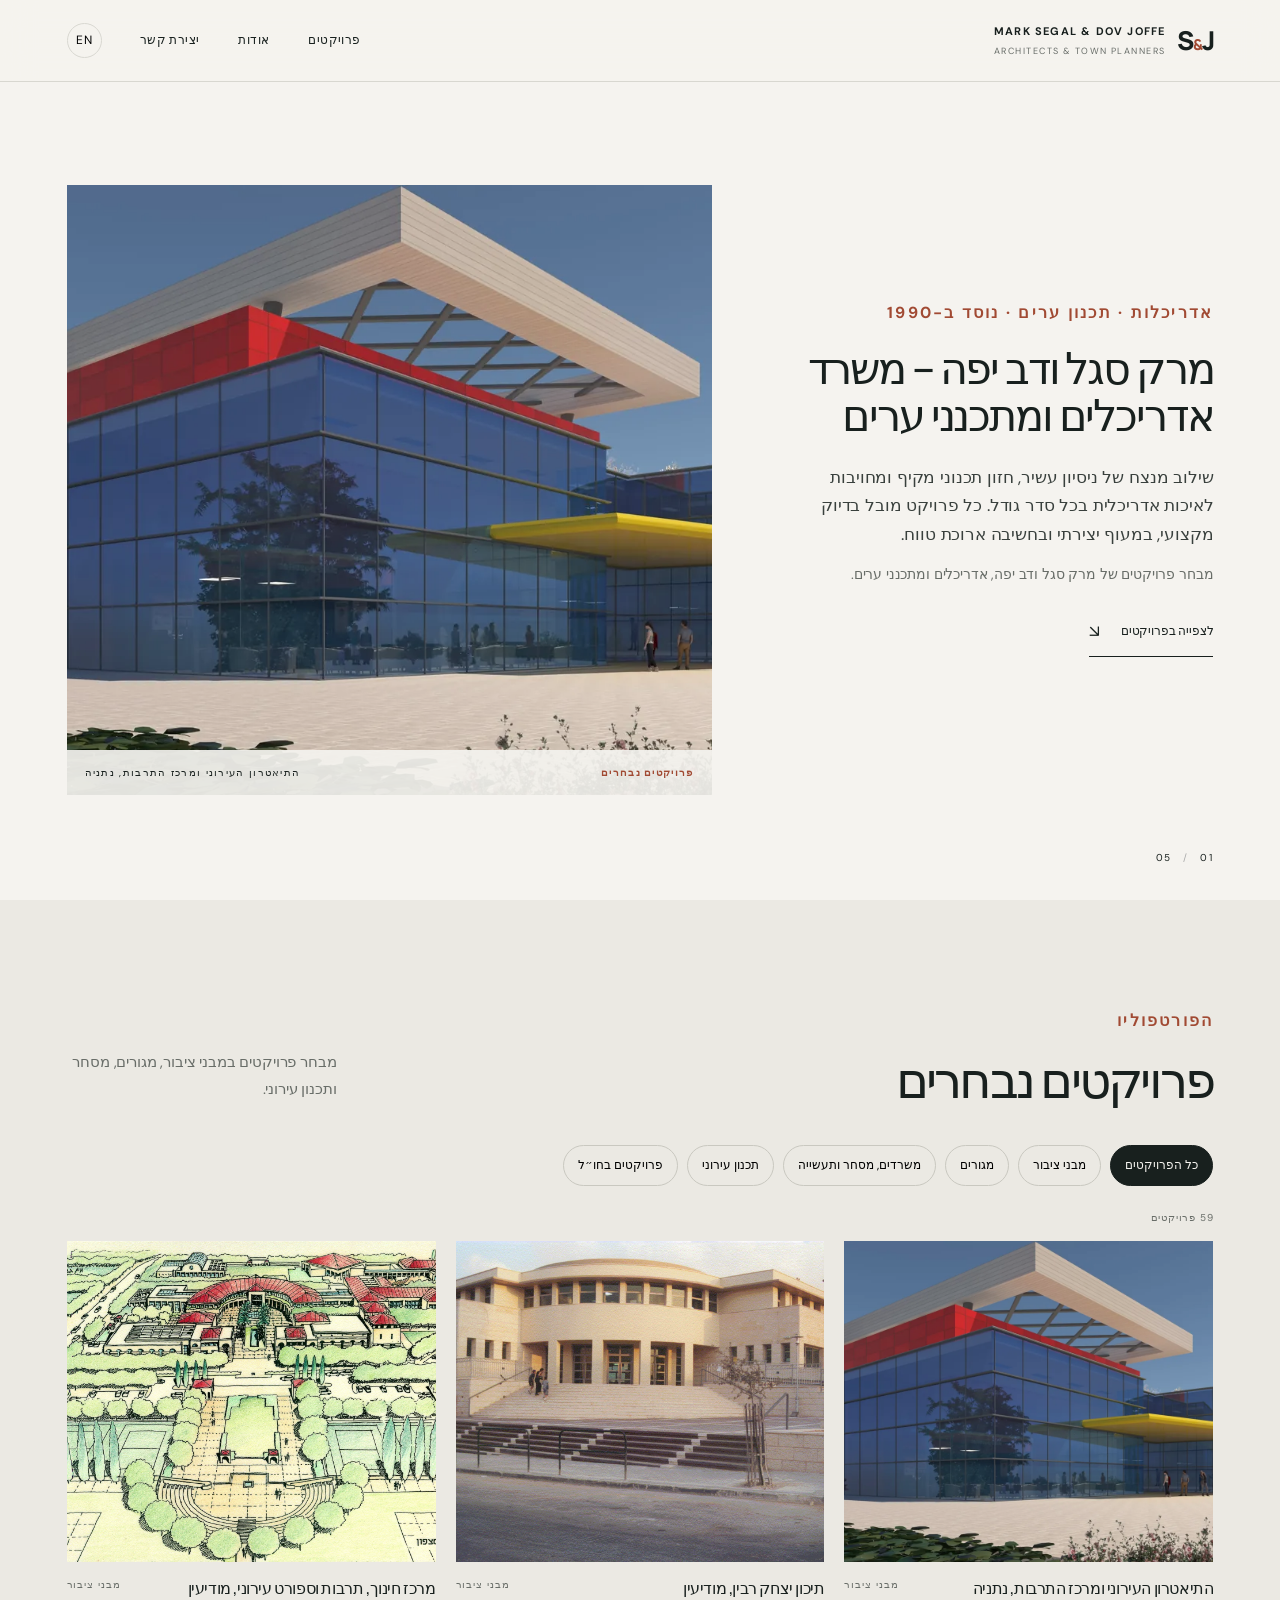
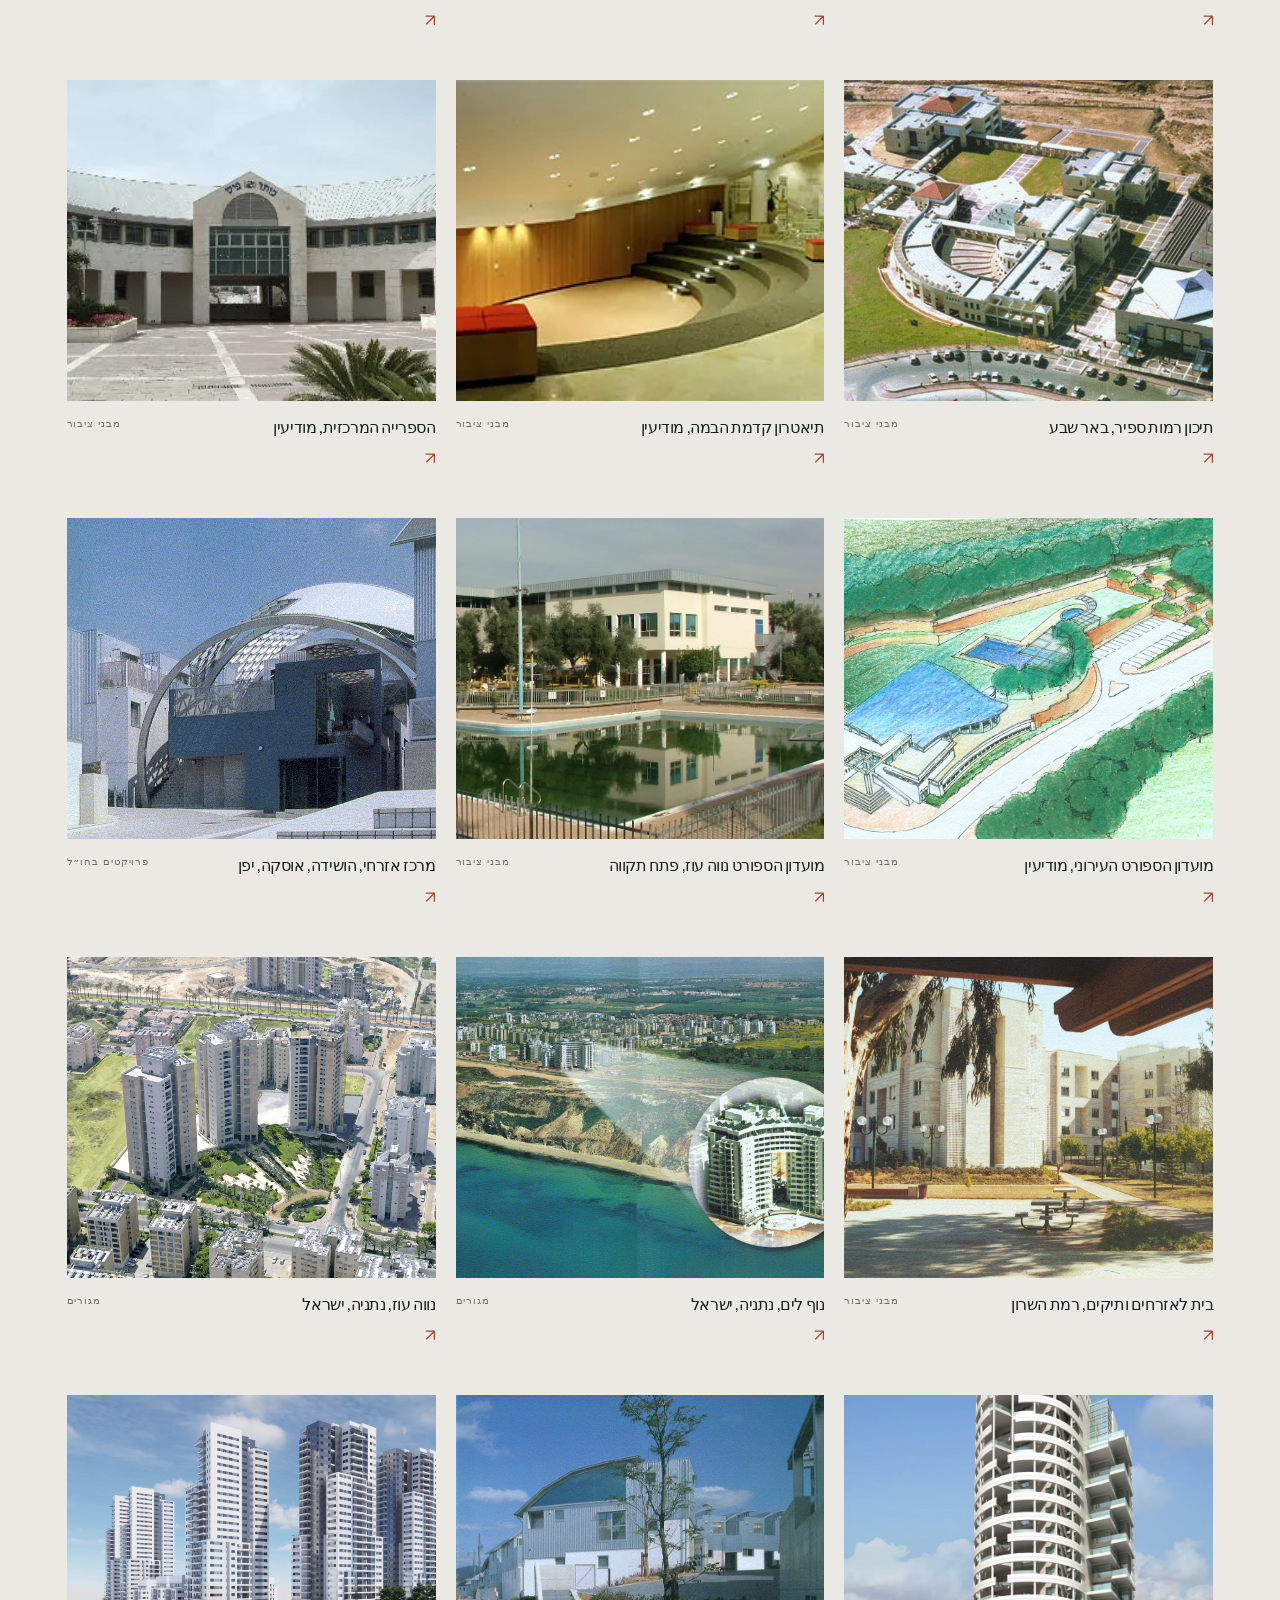
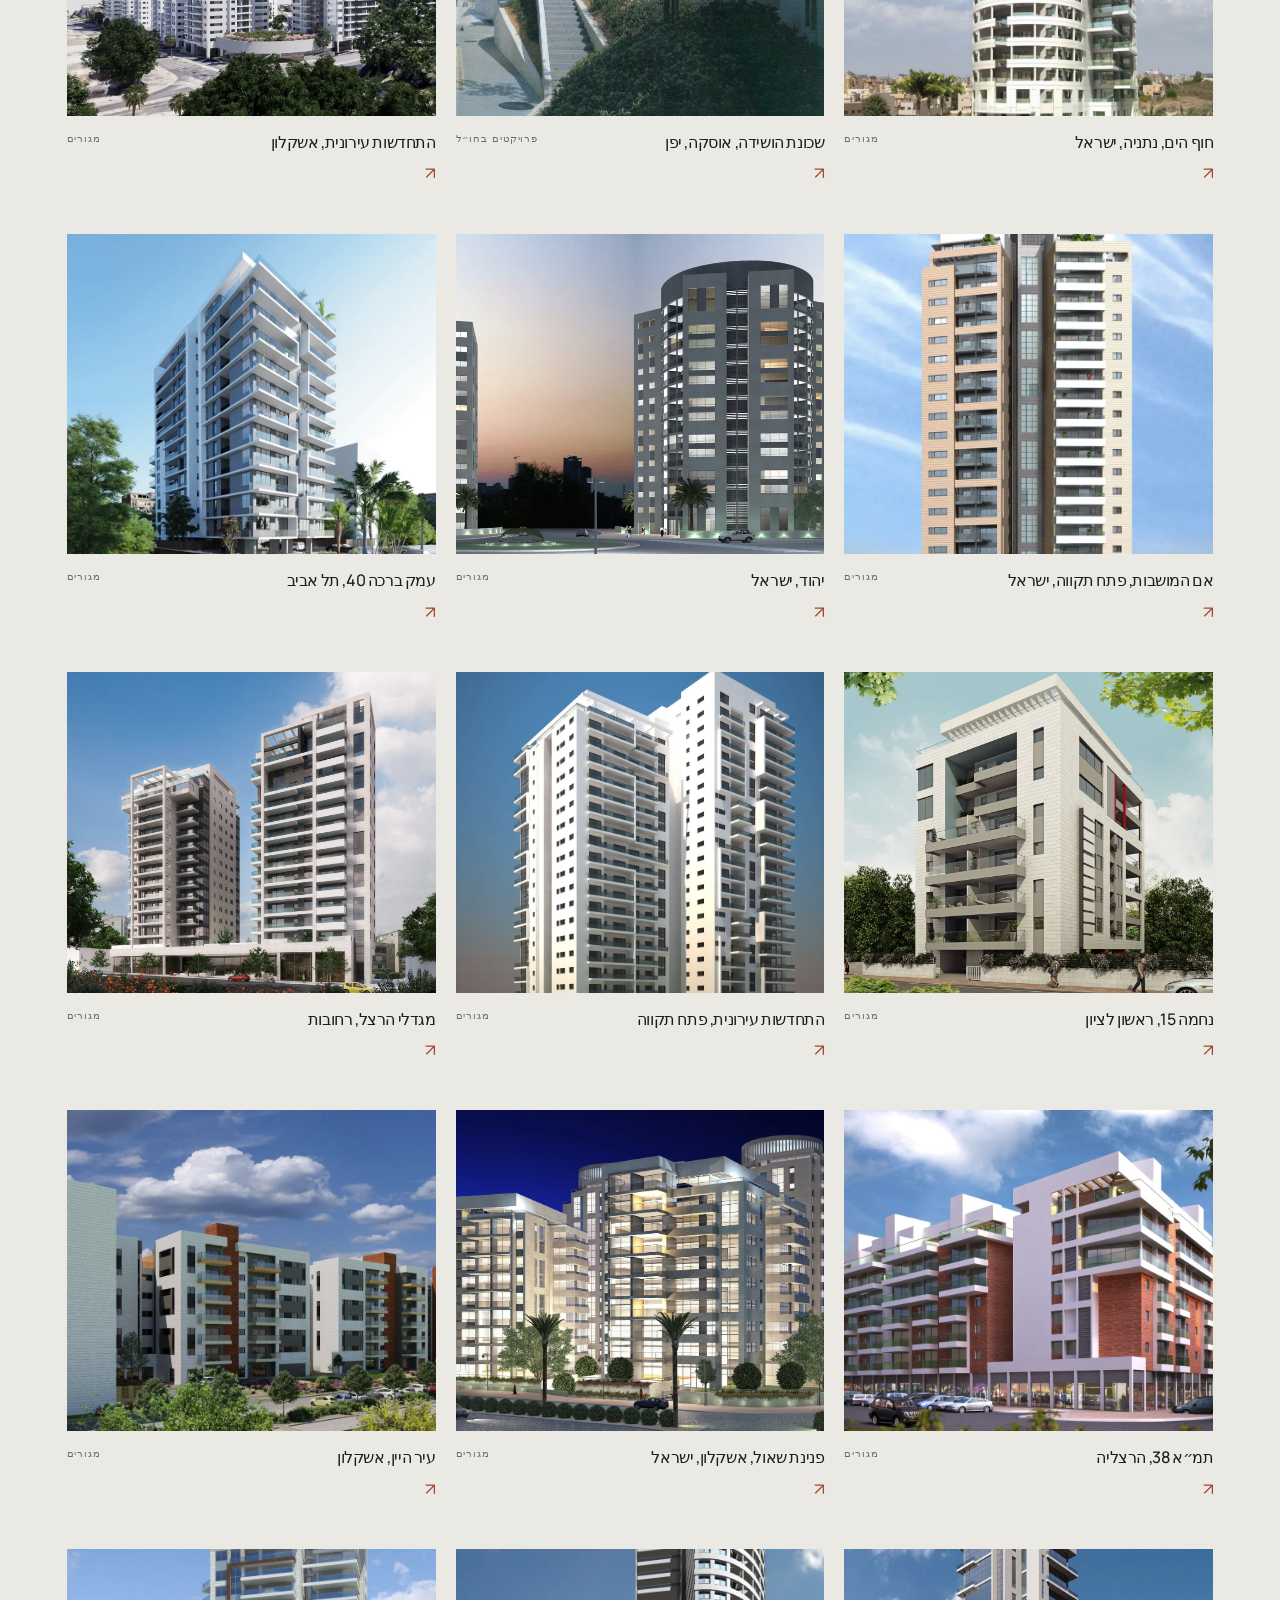
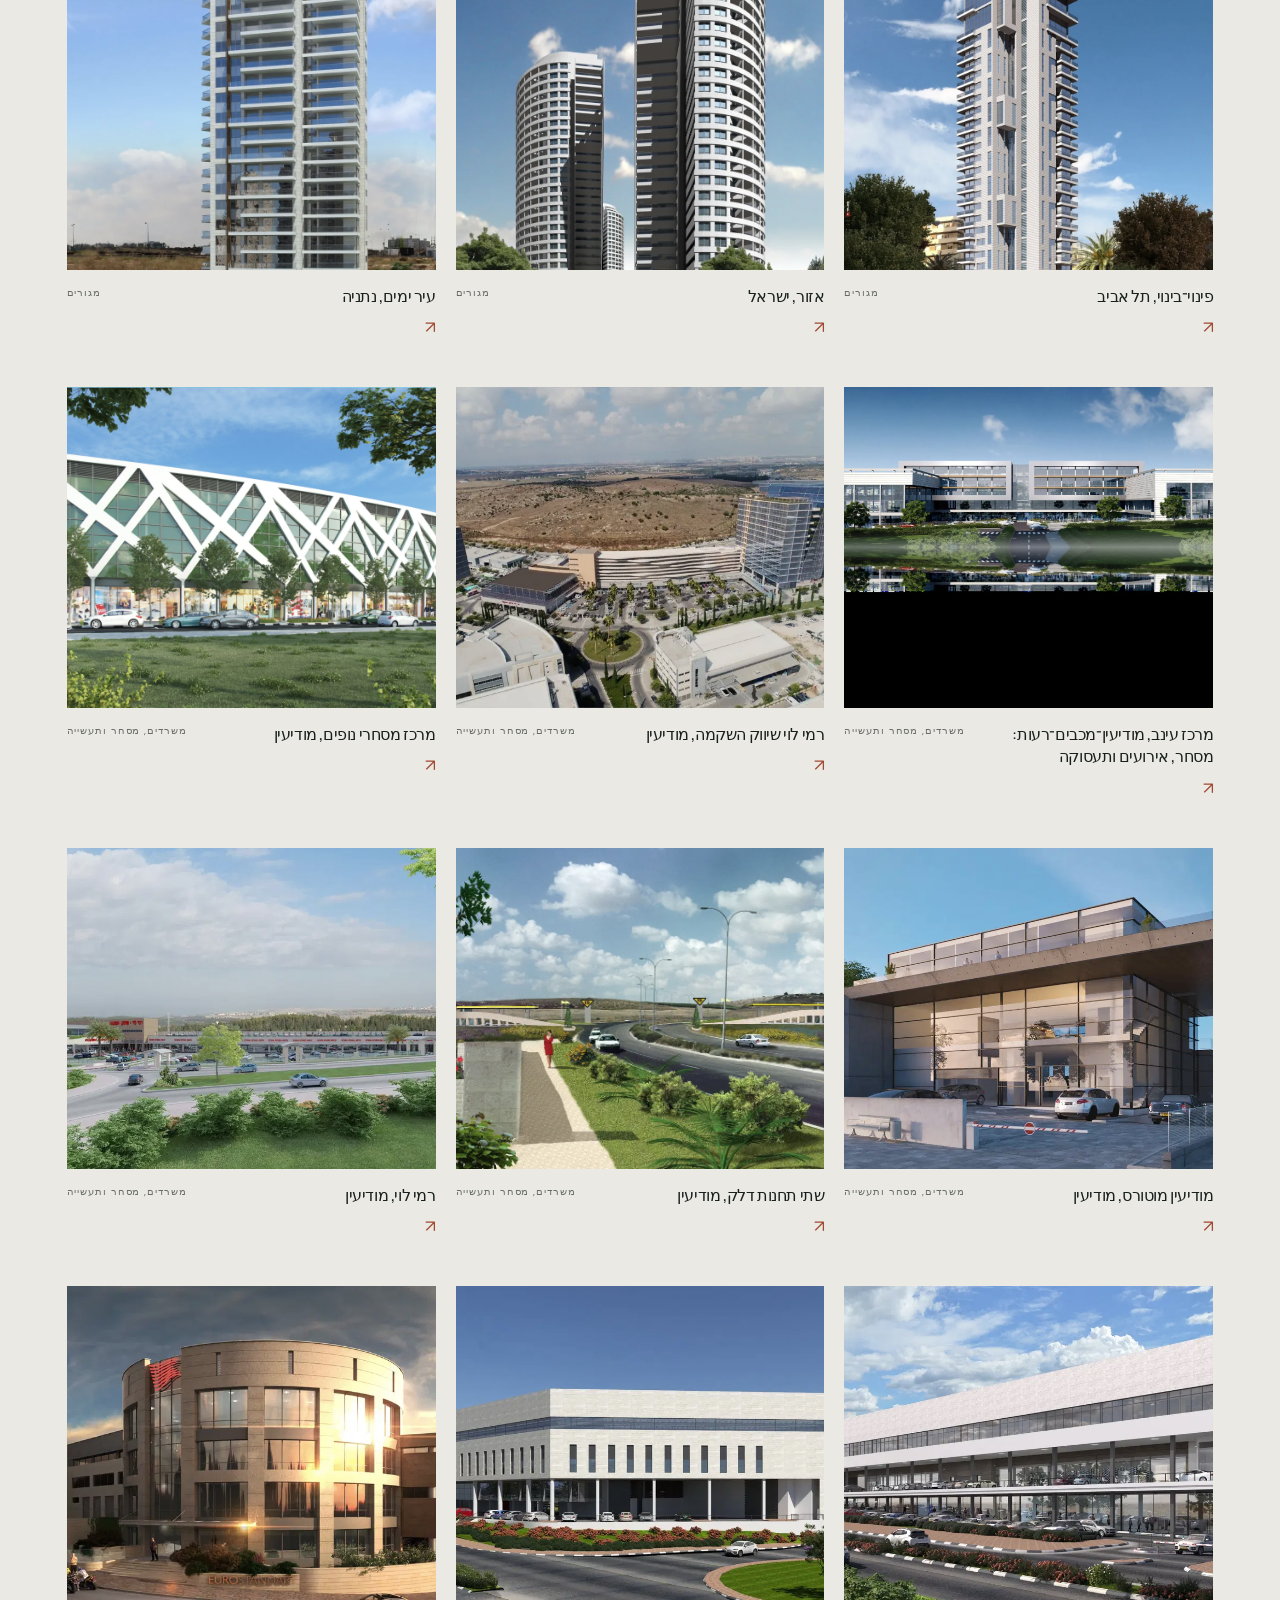
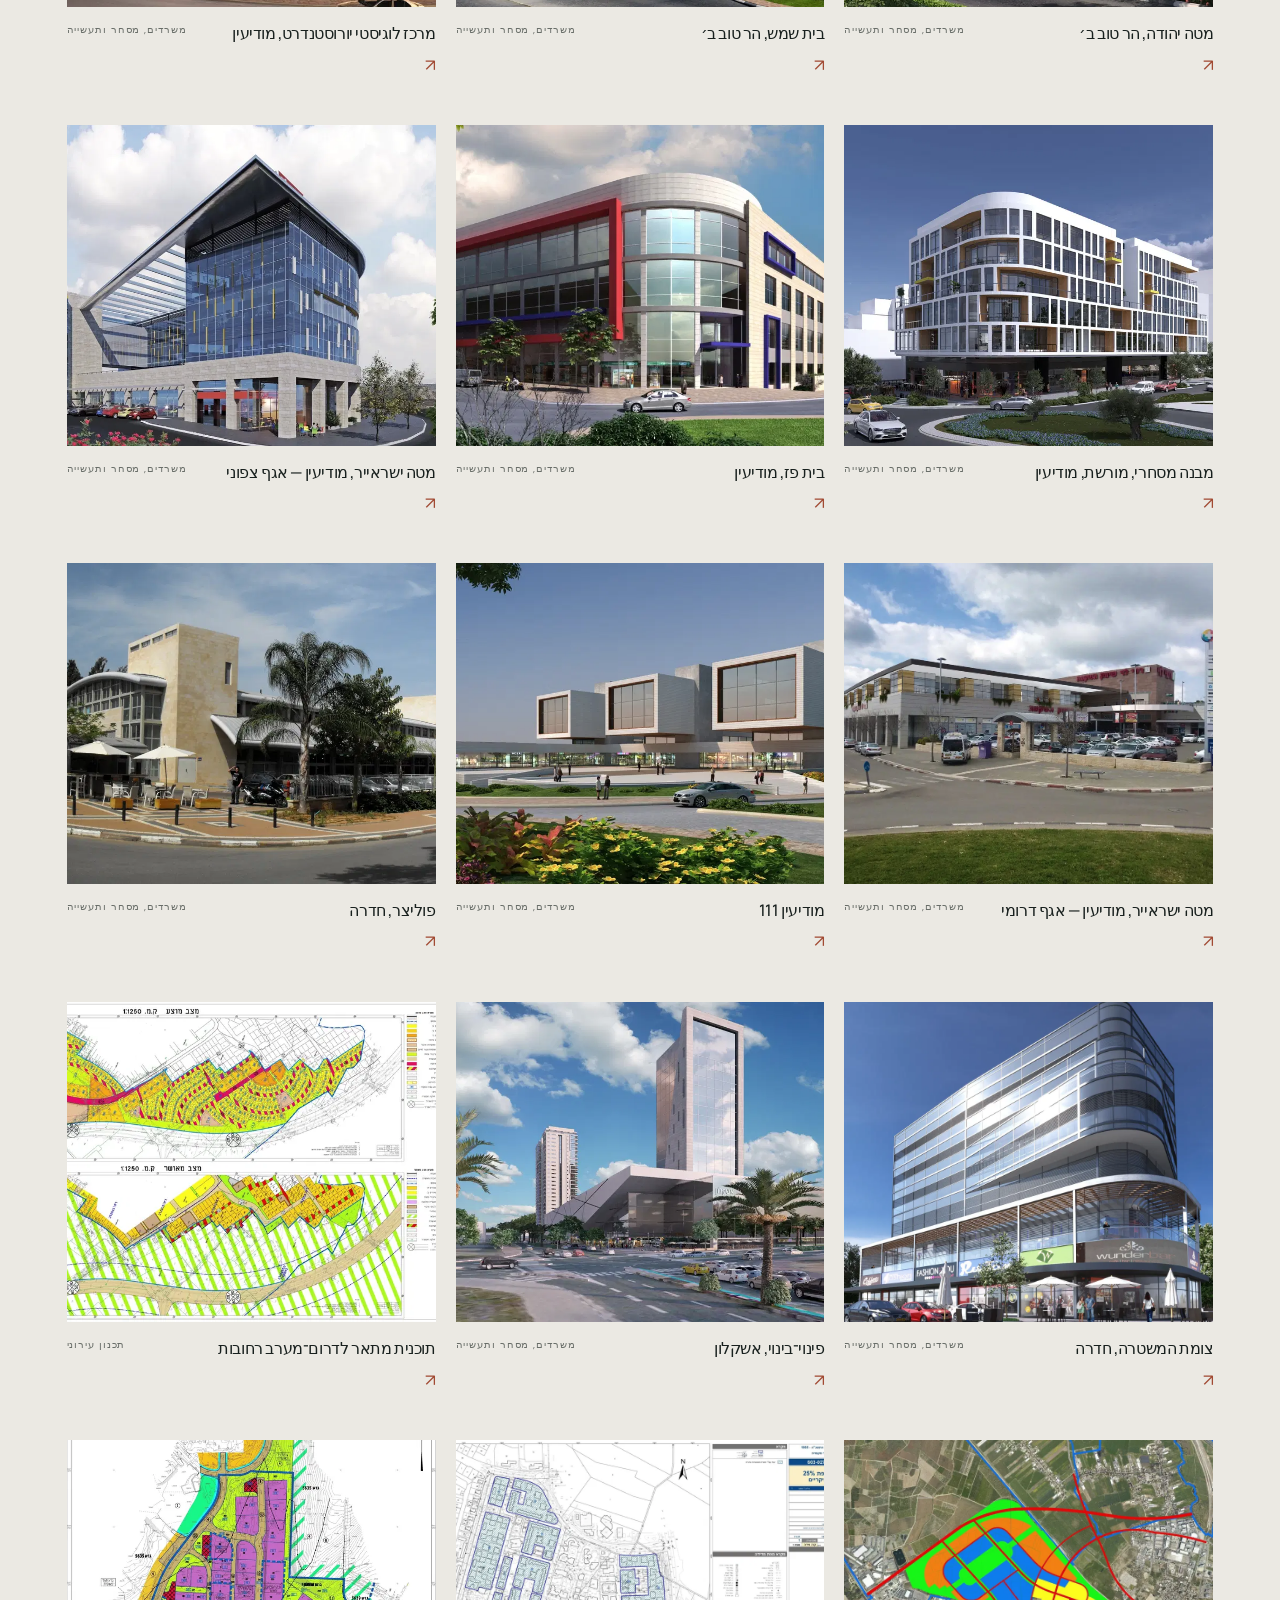
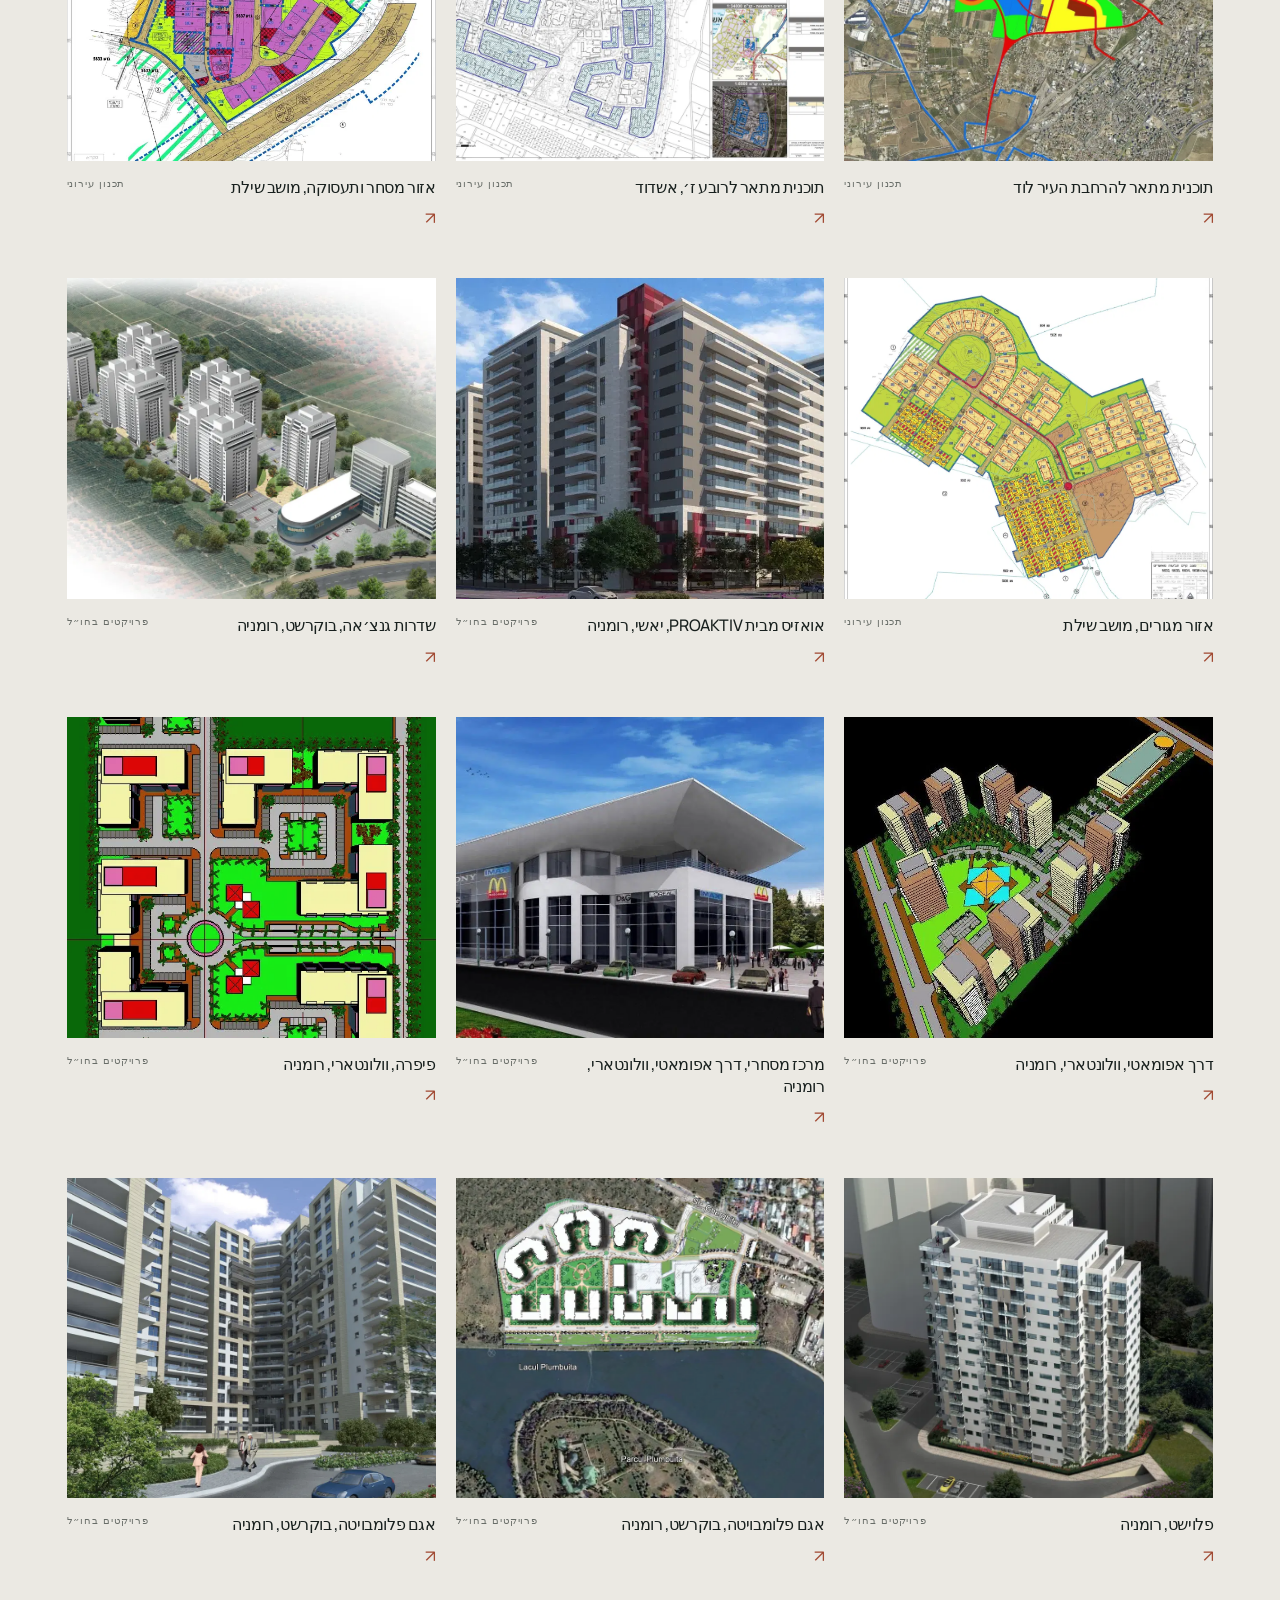
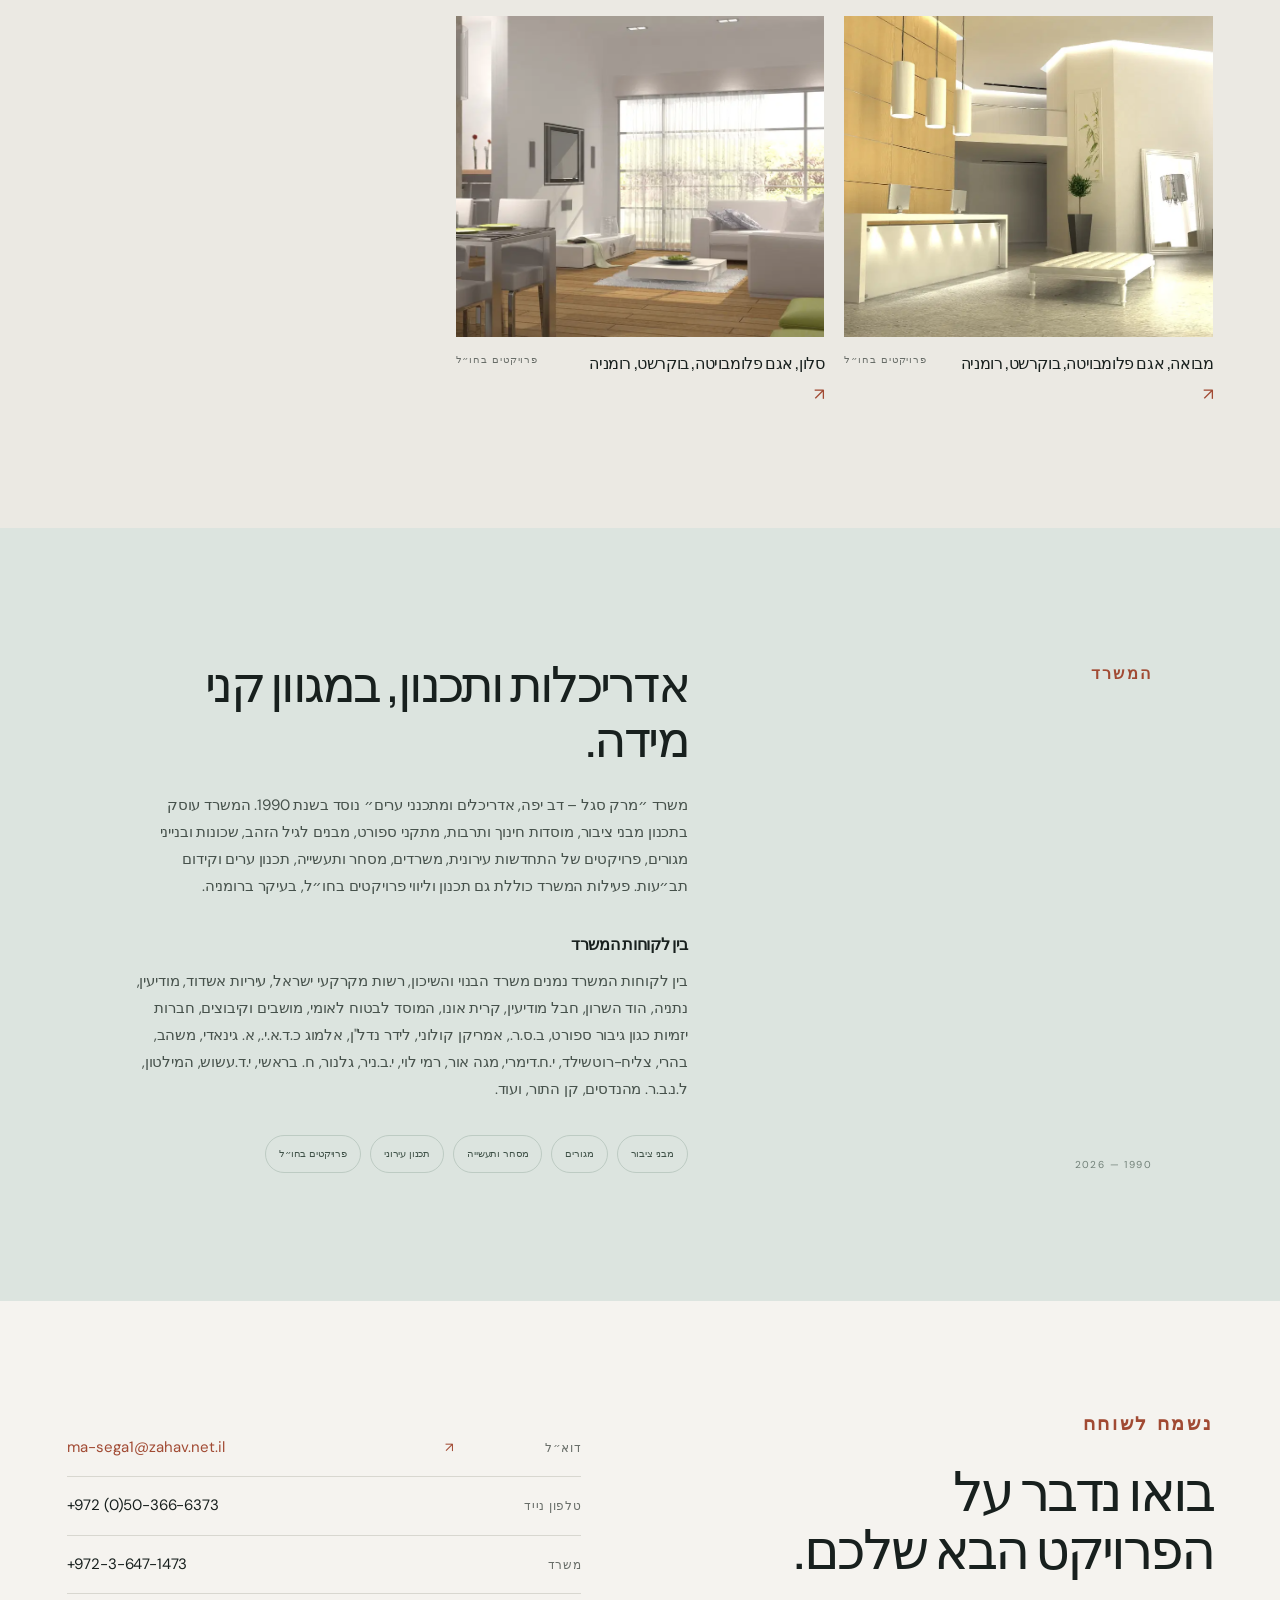
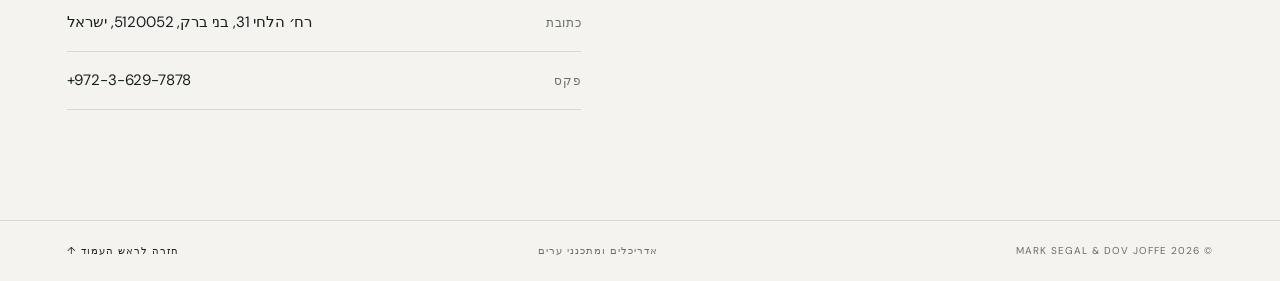
<file: index.html>
<!doctype html>
<html lang="he" dir="rtl">
<head>
  <meta charset="utf-8">
  <meta name="viewport" content="width=device-width, initial-scale=1">
  <meta name="theme-color" content="#f5f3ef">
  <meta id="pageDescription" name="description" content="משרד מרק סגל ודב יפה, אדריכלים ומתכנני ערים מאז 1990. מבני ציבור, מגורים, מסחר, תכנון עירוני ופרויקטים בישראל ובחו״ל.">
  <meta name="robots" content="index,follow">
  <link rel="canonical" href="https://www.segal-joffe-architects.com/">
  <link rel="alternate" hreflang="he" href="https://www.segal-joffe-architects.com/">
  <link rel="alternate" hreflang="en" href="https://www.segal-joffe-architects.com/en/">
  <link rel="alternate" hreflang="x-default" href="https://www.segal-joffe-architects.com/">
  <meta property="og:type" content="website">
  <meta property="og:site_name" content="Mark Segal &amp; Dov Joffe Architects &amp; Town Planners">
  <meta id="ogTitle" property="og:title" content="סגל יפה | אדריכלים ומתכנני ערים בישראל">
  <meta id="ogDescription" property="og:description" content="משרד מרק סגל ודב יפה, אדריכלים ומתכנני ערים מאז 1990. מבני ציבור, מגורים, מסחר, תכנון עירוני ופרויקטים בישראל ובחו״ל.">
  <meta id="ogLocale" property="og:locale" content="he_IL">
  <meta property="og:url" content="https://www.segal-joffe-architects.com/">
  <meta property="og:image" content="https://www.segal-joffe-architects.com/assets/projects/caf3e481e89069c7.webp">
  <meta name="twitter:card" content="summary_large_image">
  <title id="pageTitle">סגל יפה | אדריכלים ומתכנני ערים בישראל</title>
  <link rel="icon" href="assets/favicon.svg" type="image/svg+xml">
  <link rel="stylesheet" href="styles.css">
  <script type="application/ld+json">
    {
      "@context": "https://schema.org",
      "@type": "Architect",
      "name": "Mark Segal & Dov Joffe Architects & Town Planners",
      "alternateName": "מרק סגל ודב יפה, אדריכלים ומתכנני ערים",
      "url": "https://www.segal-joffe-architects.com/",
      "email": "ma-sega1@zahav.net.il",
      "telephone": "+972-3-647-1473",
      "foundingDate": "1990",
      "address": {
        "@type": "PostalAddress",
        "streetAddress": "31 Lehi Street",
        "addressLocality": "Bnei Brak",
        "postalCode": "5120052",
        "addressCountry": "IL"
      }
    }
  </script>
</head>
<body>
  <header class="site-header">
    <a class="brand" href="#top" aria-label="Mark Segal and Dov Joffe home" data-copy-attr="navigation.homeLabel">
      <span class="brand-mark">S<span>&</span>J</span>
      <span class="brand-name"><strong data-copy="site.firmName">MARK SEGAL & DOV JOFFE</strong><small data-copy="site.firmRole">ARCHITECTS & TOWN PLANNERS</small></span>
    </a>
    <nav class="main-nav" aria-label="Main navigation" data-copy-attr="navigation.label">
      <a href="#work" data-copy="navigation.work">Projects</a>
      <a href="#about" data-copy="navigation.about">About</a>
      <a href="#contact" data-copy="navigation.contact">Contact</a>
    </nav>
    <button id="languageToggle" class="lang-toggle" type="button" aria-label="Switch language">עב</button>
  </header>

  <main id="top">
    <section class="hero" aria-labelledby="heroTitle">
      <div class="hero-copy">
        <p class="eyebrow" data-copy="hero.eyebrow">אדריכלות · תכנון ערים · נוסד ב-1990</p>
        <h1 id="heroTitle" data-copy="hero.title">מרק סגל ודב יפה – משרד אדריכלים ומתכנני ערים</h1>
        <p class="hero-statement" data-copy="hero.statement">שילוב מנצח של ניסיון עשיר, חזון תכנוני מקיף ומחויבות לאיכות אדריכלית בכל סדר גודל. כל פרויקט מובל בדיוק מקצועי, במעוף יצירתי ובחשיבה ארוכת טווח.</p>
        <p class="hero-intro" data-copy="hero.intro">מבחר פרויקטים של מרק סגל ודב יפה, אדריכלים ומתכנני ערים.</p>
        <a class="text-link" href="#work"><span data-copy="hero.explore">לצפייה בפרויקטים</span><span aria-hidden="true">↘</span></a>
      </div>
      <div class="hero-image-wrap">
        <img id="heroImage" class="hero-image" src="assets/projects/caf3e481e89069c7.webp" alt="פרויקט אדריכלי נבחר">
        <div class="hero-image-note"><span data-copy="hero.selectedWork">פרויקטים נבחרים</span><span id="heroCaption">התיאטרון העירוני ומרכז התרבות, נתניה</span></div>
      </div>
      <div class="hero-index">01 <span>/</span> 05</div>
    </section>

    <section id="work" class="work-section section-wrap">
      <div class="section-heading">
        <div><p class="eyebrow" data-copy="portfolio.eyebrow">הפורטפוליו</p><h2 data-copy="portfolio.title">פרויקטים נבחרים</h2></div>
        <p class="section-desc" data-copy="portfolio.description">מבחר פרויקטים במבני ציבור, מגורים, מסחר ותכנון עירוני.</p>
      </div>
      <div id="filters" class="filters" aria-label="סינון פרויקטים" data-copy-attr="portfolio.filterLabel">
        <button type="button" class="filter-btn active">כל הפרויקטים</button>
        <button type="button" class="filter-btn">מבני ציבור</button>
        <button type="button" class="filter-btn">מגורים</button>
        <button type="button" class="filter-btn">משרדים, מסחר ותעשייה</button>
        <button type="button" class="filter-btn">תכנון עירוני</button>
        <button type="button" class="filter-btn">פרויקטים בחו״ל</button>
      </div>
      <div id="projectCount" class="project-count" aria-live="polite">מבחר פרויקטים</div>
      <div id="projectGrid" class="project-grid">
        <article class="project-card">
          <div class="project-media"><img loading="lazy" src="assets/projects/caf3e481e89069c7.webp" alt="התיאטרון העירוני ומרכז התרבות, נתניה"></div>
          <div class="project-info"><div><h3>התיאטרון העירוני ומרכז התרבות, נתניה</h3></div><span class="project-category">מבני ציבור</span></div>
        </article>
        <article class="project-card">
          <div class="project-media"><img loading="lazy" src="assets/projects/1389b392e5342f5d.webp" alt="תיכון יצחק רבין, מודיעין"></div>
          <div class="project-info"><div><h3>תיכון יצחק רבין, מודיעין</h3></div><span class="project-category">מבני ציבור</span></div>
        </article>
        <article class="project-card">
          <div class="project-media"><img loading="lazy" src="assets/projects/e7c5b72b8cd85a47.webp" alt="מרכז חינוך, תרבות וספורט עירוני, מודיעין"></div>
          <div class="project-info"><div><h3>מרכז חינוך, תרבות וספורט עירוני, מודיעין</h3></div><span class="project-category">מבני ציבור</span></div>
        </article>
      </div>
    </section>

    <section id="about" class="about-section">
      <div class="about-label"><p class="eyebrow" data-copy="about.eyebrow">המשרד</p><span id="practiceYears">1990 — 2026</span></div>
      <div class="about-body"><h2 data-copy="about.title">אדריכלות ותכנון, במגוון קני מידה.</h2><p id="aboutText" data-copy="about.description">משרד ״מרק סגל – דב יפה, אדריכלים ומתכנני ערים״ נוסד בשנת 1990. המשרד עוסק בתכנון מבני ציבור, מוסדות חינוך ותרבות, מתקני ספורט, מבנים לגיל הזהב, שכונות ובנייני מגורים, פרויקטים של התחדשות עירונית, משרדים, מסחר ותעשייה, תכנון ערים וקידום תב״עות. פעילות המשרד כוללת גם תכנון וליווי פרויקטים בחו״ל, בעיקר ברומניה.</p><h3 id="aboutClientsTitle" data-copy="about.clientsTitle">בין לקוחות המשרד</h3><p id="aboutClients">בין לקוחות המשרד נמנים משרד הבנוי והשיכון, רשות מקרקעי ישראל, עיריות אשדוד, מודיעין, נתניה, הוד השרון, חבל מודיעין, קרית אונו, המוסד לבטוח לאומי, מושבים וקיבוצים, חברות יזמיות כגון גיבור ספורט, ב.ס.ר., אמריקן קולוני, לידר נדל״ן, אלמוג כ.ד.א.י., א. גינאדי, משהב, בהרי, צליח-רוטשילד, י.ח.דימרי, מגה אור, רמי לוי, י.ב.ניר, גלנור, ח. בראשי, י.ד.עשוש, המילטון, ל.נ.ב.ר. מהנדסים, קן התור, ועוד.</p>
        <div id="expertiseList" class="expertise-list"><span>מבני ציבור</span><span>מגורים</span><span>מסחר ותעשייה</span><span>תכנון עירוני</span><span>פרויקטים בחו״ל</span></div>
      </div>
    </section>

    <section id="contact" class="contact-section section-wrap">
      <div class="contact-heading"><p class="eyebrow" data-copy="contact.eyebrow">נשמח לשוחח</p><h2 data-copy="contact.title">בואו נדבר על הפרויקט הבא שלכם.</h2></div>
      <div class="contact-details">
        <div class="contact-line"><span data-copy="contact.email">דוא״ל</span><a id="contactEmail" class="contact-email" dir="ltr" href="mailto:ma-sega1@zahav.net.il"><span class="contact-value" data-contact="email"></span><span class="contact-arrow" aria-hidden="true">↗</span></a></div>
        <div class="contact-line"><span data-copy="contact.mobile">טלפון נייד</span><a id="contactMobile" dir="ltr" href="tel:+972503666373">+972 (0)50-366-6373</a></div>
        <div class="contact-line"><span data-copy="contact.office">משרד</span><a id="contactOffice" dir="ltr" href="tel:+97236471473">+972-3-647-1473</a></div>
        <div class="contact-line"><span data-copy="contact.address">כתובת</span><span class="contact-value contact-address" data-copy="contact.addressValue">רח׳ הלחי 31, בני ברק, 5120052, ישראל</span></div>
        <div class="contact-line"><span data-copy="contact.fax">פקס</span><span class="contact-value" dir="ltr" data-contact="fax">+972-3-629-7878</span></div>
      </div>
    </section>
  </main>
  <footer class="site-footer"><span>© <span id="year"></span> <span data-copy="site.firmName">MARK SEGAL & DOV JOFFE</span></span><span data-copy="footer.role">אדריכלים ומתכנני ערים</span><a href="#top" data-copy="footer.backToTop">חזרה לראש העמוד ↑</a></footer>

  <dialog id="projectDialog" class="project-dialog" aria-labelledby="dialogTitle">
    <button class="dialog-close" type="button" aria-label="Close project details" data-copy-attr="interface.closeProject">×</button>
    <div class="dialog-topline"><span id="dialogCategory"></span><span id="dialogSlide"></span></div>
    <h2 id="dialogTitle"></h2>
    <div id="dialogGallery" class="dialog-gallery"></div>
  </dialog>
  <script src="script.js"></script>
</body>
</html>
</file>
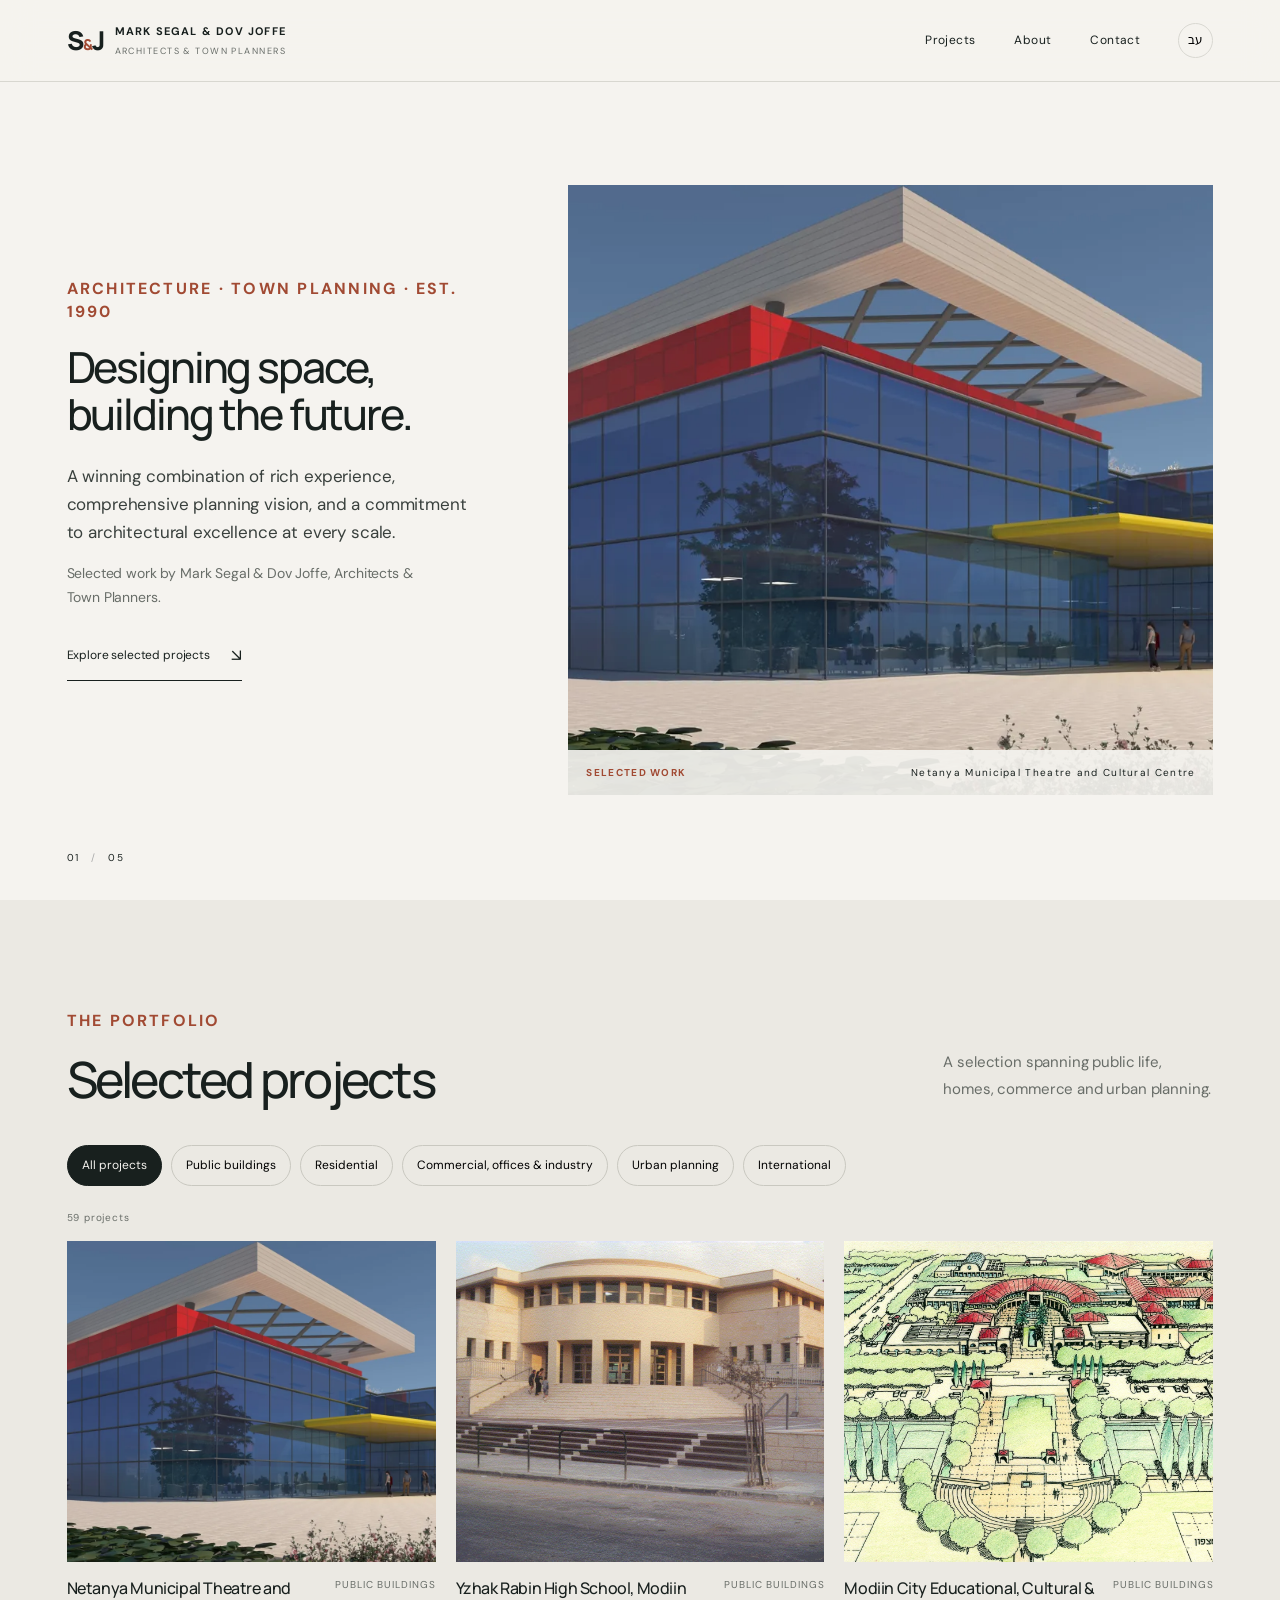
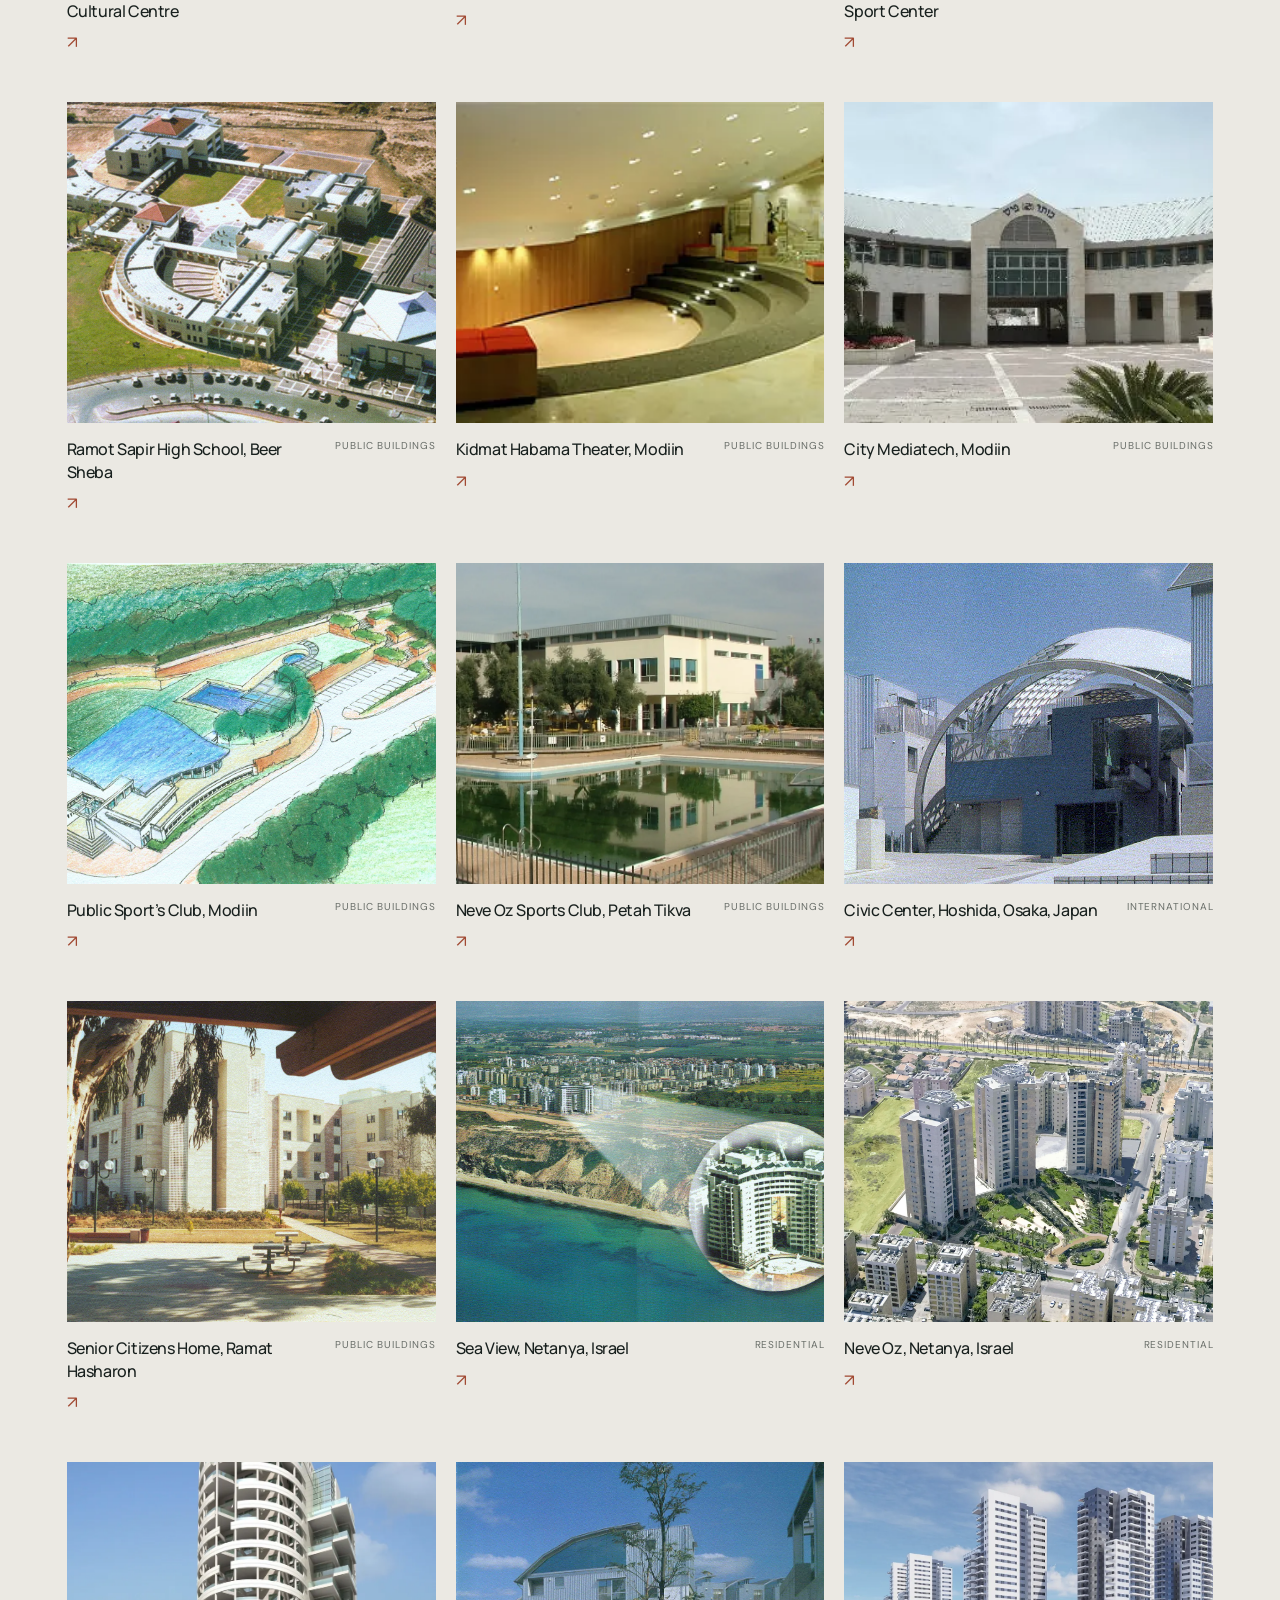
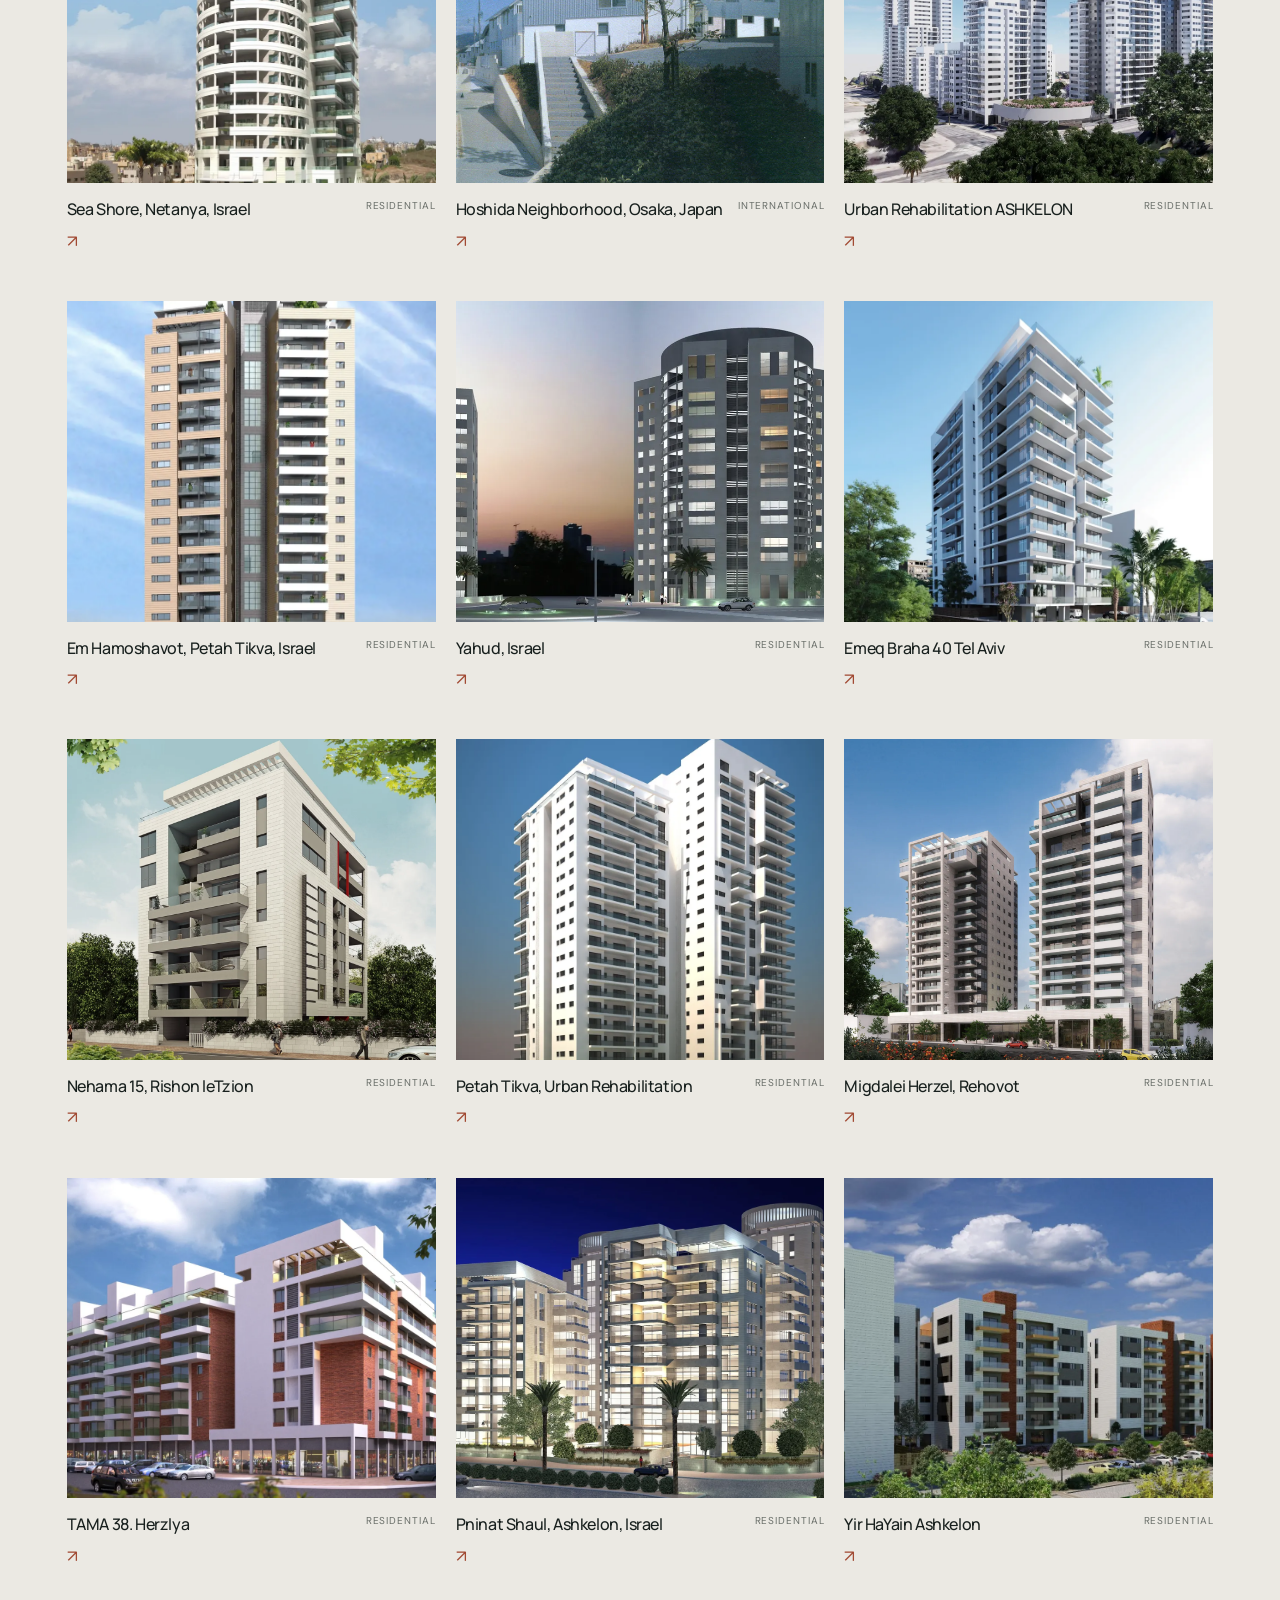
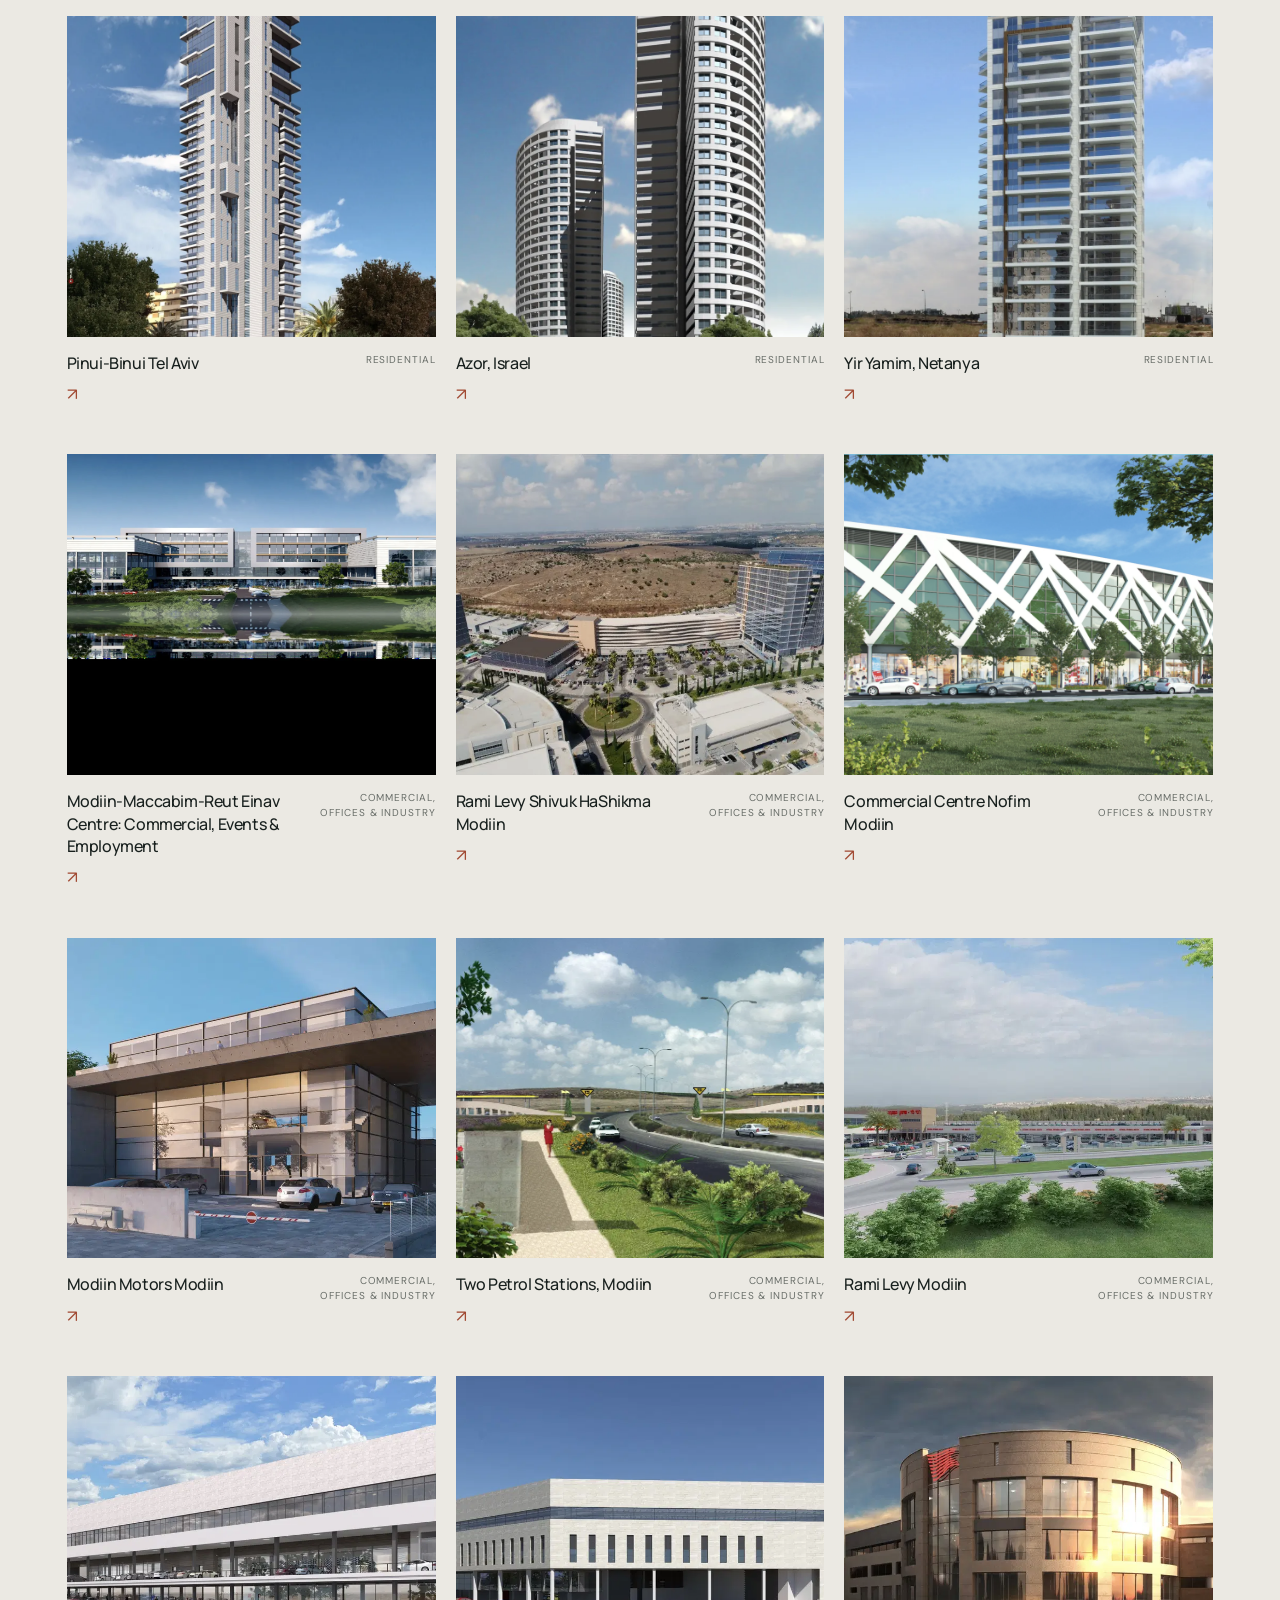
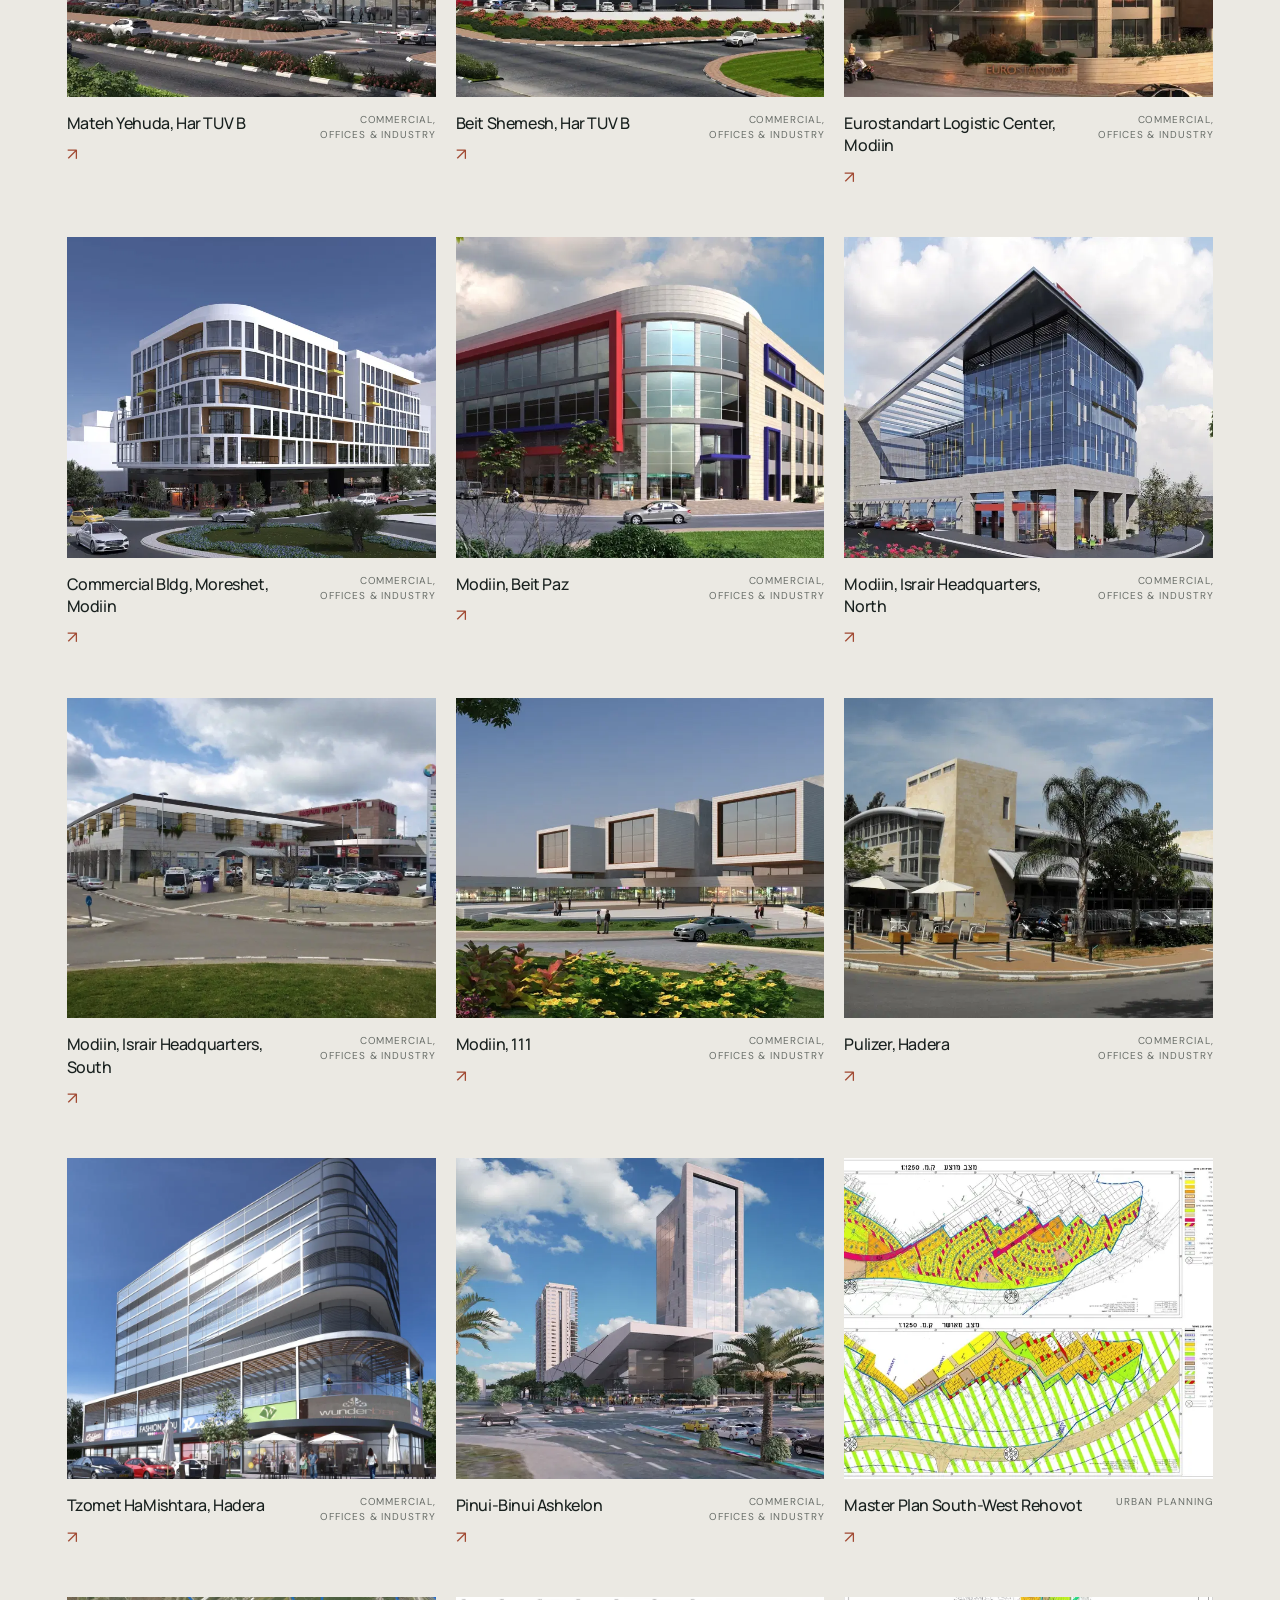
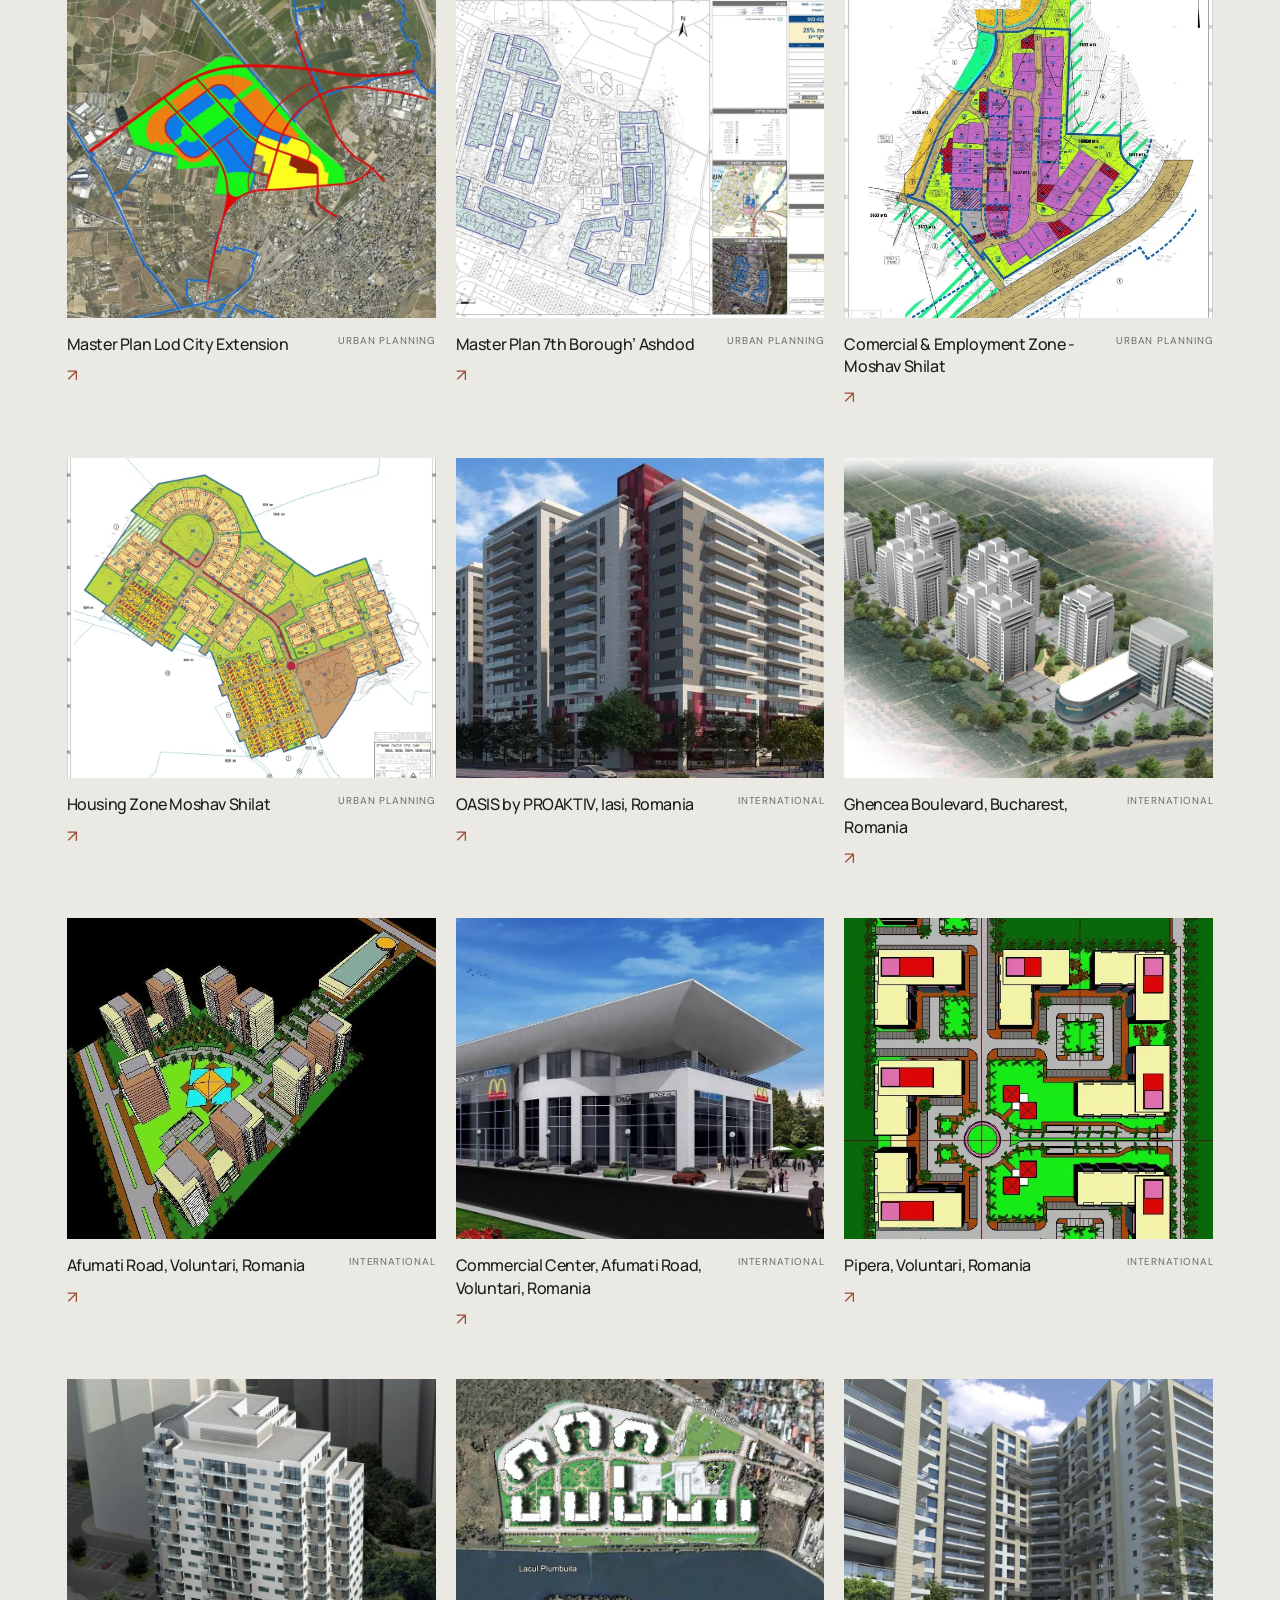
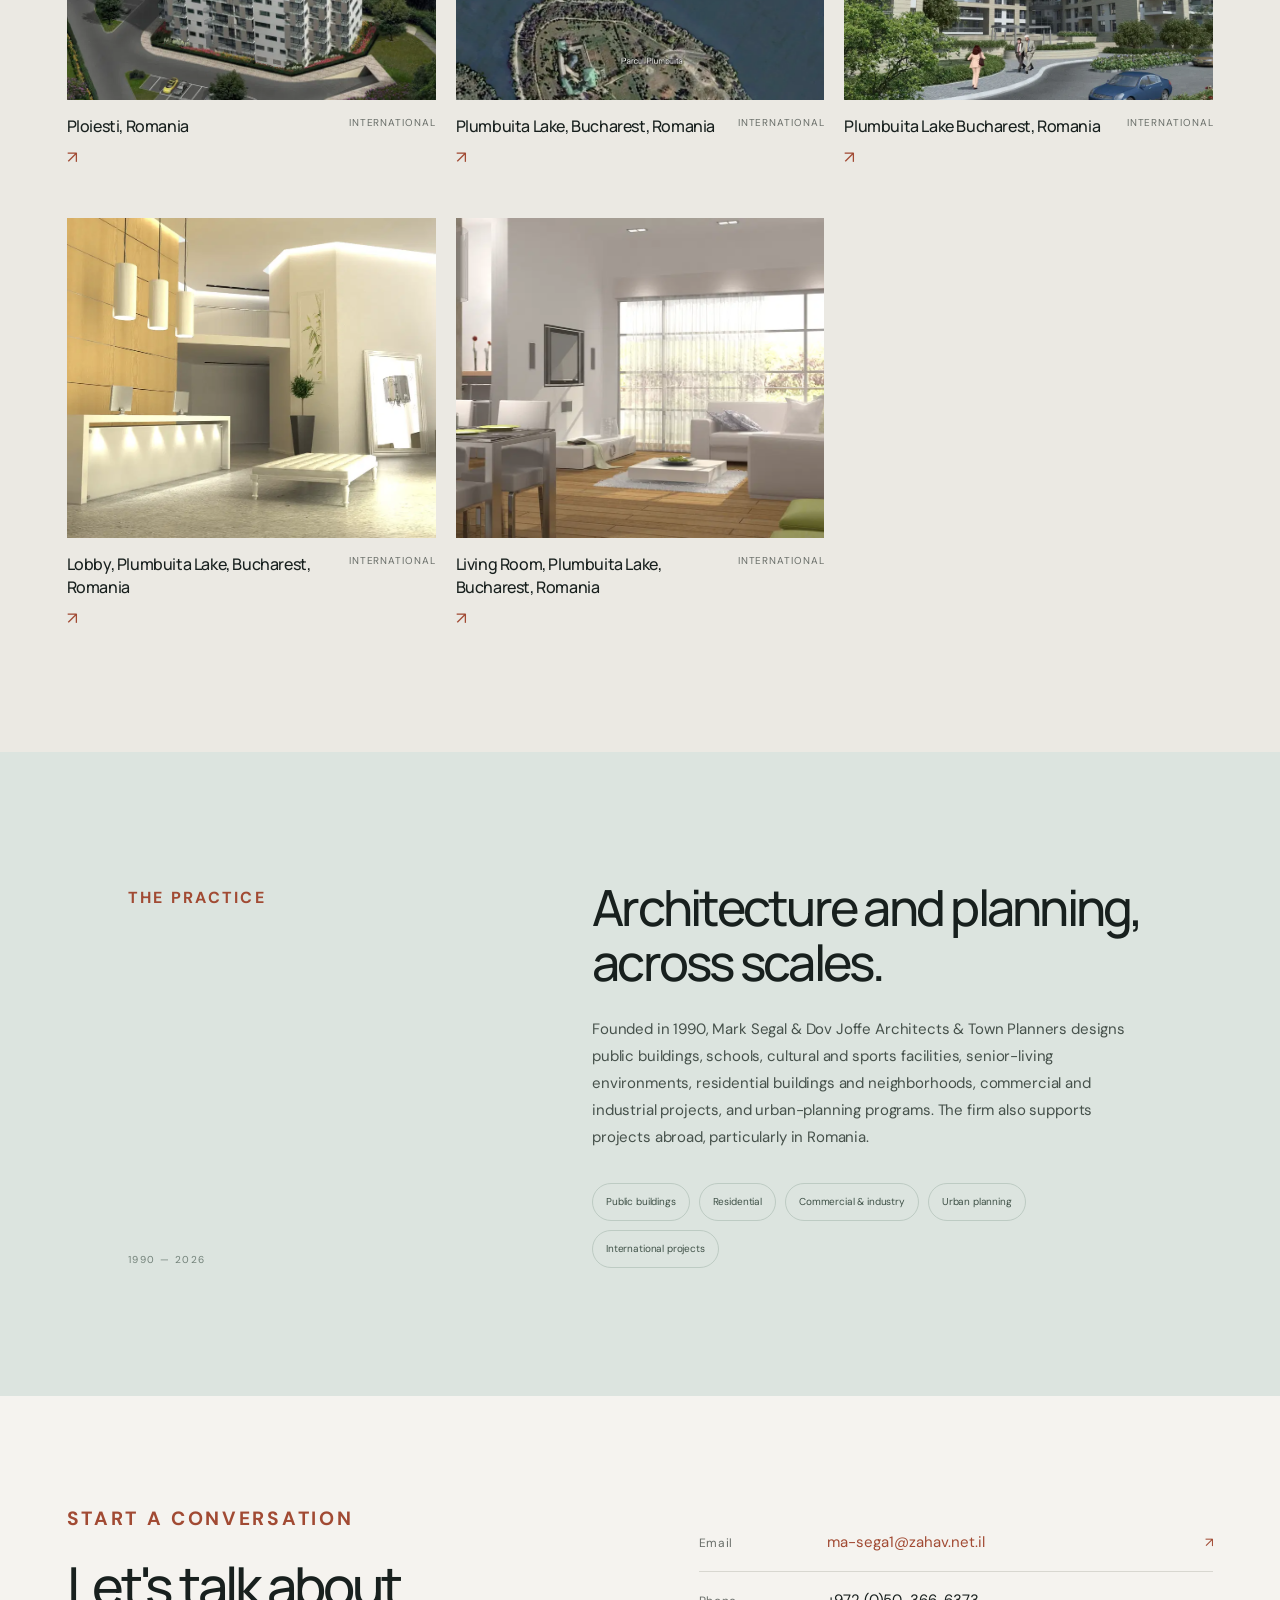
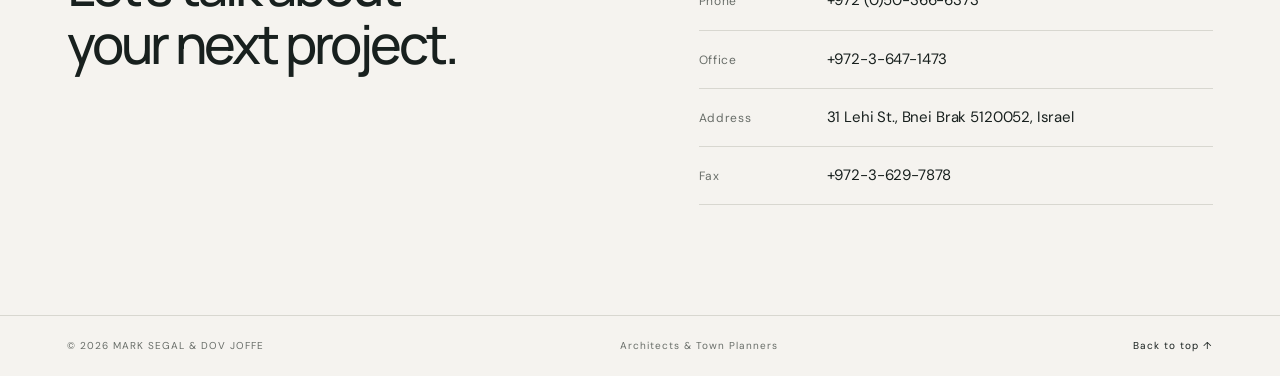
<file: en/index.html>
<!doctype html>
<html lang="en" dir="ltr">
<head>
  <meta charset="utf-8">
  <meta name="viewport" content="width=device-width, initial-scale=1">
  <meta name="theme-color" content="#f5f3ef">
  <meta id="pageDescription" name="description" content="Mark Segal &amp; Dov Joffe Architects &amp; Town Planners. Architecture, urban planning and selected public, residential and commercial projects in Israel and abroad.">
  <meta name="robots" content="index,follow">
  <link rel="canonical" href="https://www.segal-joffe-architects.com/en/">
  <link rel="alternate" hreflang="he" href="https://www.segal-joffe-architects.com/">
  <link rel="alternate" hreflang="en" href="https://www.segal-joffe-architects.com/en/">
  <link rel="alternate" hreflang="x-default" href="https://www.segal-joffe-architects.com/">
  <meta property="og:type" content="website">
  <meta property="og:site_name" content="Mark Segal &amp; Dov Joffe Architects &amp; Town Planners">
  <meta id="ogTitle" property="og:title" content="Segal &amp; Joffe | Architects &amp; Town Planners in Israel">
  <meta id="ogDescription" property="og:description" content="Mark Segal &amp; Dov Joffe Architects &amp; Town Planners. Architecture, urban planning and selected public, residential and commercial projects in Israel and abroad.">
  <meta id="ogLocale" property="og:locale" content="en_US">
  <meta property="og:url" content="https://www.segal-joffe-architects.com/en/">
  <meta property="og:image" content="https://www.segal-joffe-architects.com/assets/projects/caf3e481e89069c7.webp">
  <meta name="twitter:card" content="summary_large_image">
  <title id="pageTitle">Segal &amp; Joffe | Architects &amp; Town Planners in Israel</title>
  <link rel="icon" href="../assets/favicon.svg" type="image/svg+xml">
  <link rel="stylesheet" href="../styles.css">
  <script type="application/ld+json">
    {
      "@context": "https://schema.org",
      "@type": "Architect",
      "name": "Mark Segal & Dov Joffe Architects & Town Planners",
      "alternateName": "מרק סגל ודב יפה, אדריכלים ומתכנני ערים",
      "url": "https://www.segal-joffe-architects.com/",
      "email": "ma-sega1@zahav.net.il",
      "telephone": "+972-3-647-1473",
      "foundingDate": "1990",
      "address": {
        "@type": "PostalAddress",
        "streetAddress": "31 Lehi Street",
        "addressLocality": "Bnei Brak",
        "postalCode": "5120052",
        "addressCountry": "IL"
      }
    }
  </script>
</head>
<body>
  <header class="site-header">
    <a class="brand" href="#top" aria-label="Mark Segal and Dov Joffe home" data-copy-attr="navigation.homeLabel">
      <span class="brand-mark">S<span>&amp;</span>J</span>
      <span class="brand-name"><strong data-copy="site.firmName">MARK SEGAL &amp; DOV JOFFE</strong><small data-copy="site.firmRole">ARCHITECTS &amp; TOWN PLANNERS</small></span>
    </a>
    <nav class="main-nav" aria-label="Main navigation" data-copy-attr="navigation.label">
      <a href="#work" data-copy="navigation.work">Projects</a>
      <a href="#about" data-copy="navigation.about">About</a>
      <a href="#contact" data-copy="navigation.contact">Contact</a>
    </nav>
    <button id="languageToggle" class="lang-toggle" type="button" aria-label="Switch to Hebrew">עב</button>
  </header>

  <main id="top">
    <section class="hero" aria-labelledby="heroTitle">
      <div class="hero-copy">
        <p class="eyebrow" data-copy="hero.eyebrow">ARCHITECTURE · TOWN PLANNING · EST. 1990</p>
        <h1 id="heroTitle" data-copy="hero.title">Designing space,
building the future.</h1>
        <p class="hero-statement" data-copy="hero.statement">A winning combination of rich experience, comprehensive planning vision, and a commitment to architectural excellence at every scale.</p>
        <p class="hero-intro" data-copy="hero.intro">Selected work by Mark Segal &amp; Dov Joffe, Architects &amp; Town Planners.</p>
        <a class="text-link" href="#work"><span data-copy="hero.explore">Explore selected projects</span><span aria-hidden="true">↘</span></a>
      </div>
      <div class="hero-image-wrap">
        <img id="heroImage" class="hero-image" src="../assets/projects/caf3e481e89069c7.webp" alt="Selected architectural project">
        <div class="hero-image-note"><span data-copy="hero.selectedWork">SELECTED WORK</span><span id="heroCaption">Netanya Municipal Theatre and Cultural Centre</span></div>
      </div>
      <div class="hero-index">01 <span>/</span> 05</div>
    </section>

    <section id="work" class="work-section section-wrap">
      <div class="section-heading">
        <div><p class="eyebrow" data-copy="portfolio.eyebrow">THE PORTFOLIO</p><h2 data-copy="portfolio.title">Selected projects</h2></div>
        <p class="section-desc" data-copy="portfolio.description">A selection spanning public life, homes, commerce and urban planning.</p>
      </div>
      <div id="filters" class="filters" aria-label="Filter projects" data-copy-attr="portfolio.filterLabel">
        <button type="button" class="filter-btn active">All projects</button>
        <button type="button" class="filter-btn">Public buildings</button>
        <button type="button" class="filter-btn">Residential</button>
        <button type="button" class="filter-btn">Commercial, offices &amp; industry</button>
        <button type="button" class="filter-btn">Urban planning</button>
        <button type="button" class="filter-btn">International</button>
      </div>
      <div id="projectCount" class="project-count" aria-live="polite">Selected projects</div>
      <div id="projectGrid" class="project-grid">
        <article class="project-card">
          <div class="project-media"><img loading="lazy" src="../assets/projects/caf3e481e89069c7.webp" alt="Netanya Municipal Theatre and Cultural Centre"></div>
          <div class="project-info"><div><h3>Netanya Municipal Theatre and Cultural Centre</h3></div><span class="project-category">Public buildings</span></div>
        </article>
        <article class="project-card">
          <div class="project-media"><img loading="lazy" src="../assets/projects/1389b392e5342f5d.webp" alt="Yzhak Rabin High School, Modiin"></div>
          <div class="project-info"><div><h3>Yzhak Rabin High School, Modiin</h3></div><span class="project-category">Public buildings</span></div>
        </article>
        <article class="project-card">
          <div class="project-media"><img loading="lazy" src="../assets/projects/e7c5b72b8cd85a47.webp" alt="Modiin City Educational, Cultural &amp; Sport Center"></div>
          <div class="project-info"><div><h3>Modiin City Educational, Cultural &amp; Sport Center</h3></div><span class="project-category">Public buildings</span></div>
        </article>
      </div>
    </section>

    <section id="about" class="about-section">
      <div class="about-label"><p class="eyebrow" data-copy="about.eyebrow">THE PRACTICE</p><span id="practiceYears">1990 — 2026</span></div>
      <div class="about-body">
        <h2 data-copy="about.title">Architecture and planning, across scales.</h2>
        <p id="aboutText" data-copy="about.description">Founded in 1990, Mark Segal &amp; Dov Joffe Architects &amp; Town Planners designs public buildings, schools, cultural and sports facilities, senior-living environments, residential buildings and neighborhoods, commercial and industrial projects, and urban-planning programs. The firm also supports projects abroad, particularly in Romania.</p>
        <h3 id="aboutClientsTitle" data-copy="about.clientsTitle" hidden></h3>
        <p id="aboutClients" hidden></p>
        <div id="expertiseList" class="expertise-list"><span>Public buildings</span><span>Residential</span><span>Commercial &amp; industry</span><span>Urban planning</span><span>International projects</span></div>
      </div>
    </section>

    <section id="contact" class="contact-section section-wrap">
      <div class="contact-heading"><p class="eyebrow" data-copy="contact.eyebrow">START A CONVERSATION</p><h2 data-copy="contact.title">Let's talk about
your next project.</h2></div>
      <div class="contact-details">
        <div class="contact-line"><span data-copy="contact.email">Email</span><a id="contactEmail" class="contact-email" dir="ltr" href="mailto:ma-sega1@zahav.net.il"><span class="contact-value" data-contact="email">ma-sega1@zahav.net.il</span><span class="contact-arrow" aria-hidden="true">↗</span></a></div>
        <div class="contact-line"><span data-copy="contact.mobile">Phone</span><a id="contactMobile" dir="ltr" href="tel:+972503666373">+972 (0)50-366-6373</a></div>
        <div class="contact-line"><span data-copy="contact.office">Office</span><a id="contactOffice" dir="ltr" href="tel:+97236471473">+972-3-647-1473</a></div>
        <div class="contact-line"><span data-copy="contact.address">Address</span><span class="contact-value contact-address" data-copy="contact.addressValue">31 Lehi St., Bnei Brak 5120052, Israel</span></div>
        <div class="contact-line"><span data-copy="contact.fax">Fax</span><span class="contact-value" dir="ltr" data-contact="fax">+972-3-629-7878</span></div>
      </div>
    </section>
  </main>
  <footer class="site-footer"><span>© <span id="year"></span> <span data-copy="site.firmName">MARK SEGAL &amp; DOV JOFFE</span></span><span data-copy="footer.role">Architects &amp; Town Planners</span><a href="#top" data-copy="footer.backToTop">Back to top ↑</a></footer>

  <dialog id="projectDialog" class="project-dialog" aria-labelledby="dialogTitle">
    <button class="dialog-close" type="button" aria-label="Close project details" data-copy-attr="interface.closeProject">×</button>
    <div class="dialog-topline"><span id="dialogCategory"></span><span id="dialogSlide"></span></div>
    <h2 id="dialogTitle"></h2>
    <div id="dialogGallery" class="dialog-gallery"></div>
  </dialog>
  <script src="../script.js"></script>
</body>
</html>
</file>
<file: styles.css>
@import url('https://fonts.googleapis.com/css2?family=DM+Sans:wght@400;500;600;700&family=Manrope:wght@400;500;600;700;800&display=swap');
:root{--paper:#f5f3ef;--ink:#18201e;--muted:#686d68;--line:#d8d7d0;--accent:#a14a33;--white:#fff;--serif:Georgia,'Times New Roman',serif;--sans:'DM Sans',Arial,sans-serif;--display:Manrope,'DM Sans',Arial,sans-serif;--max:1440px}
*{box-sizing:border-box}html{scroll-behavior:smooth;scroll-padding-top:90px}body{margin:0;background:var(--paper);color:var(--ink);font-family:var(--sans);-webkit-font-smoothing:antialiased}a{color:inherit;text-decoration:none}button{font:inherit}.site-header{height:82px;padding:0 clamp(22px,5.2vw,84px);display:flex;align-items:center;justify-content:space-between;border-bottom:1px solid var(--line);position:sticky;top:0;z-index:20;background:rgba(245,243,239,.94);backdrop-filter:blur(16px)}.brand{display:flex;align-items:center;gap:12px}.brand-mark{font:800 26px/1 var(--display);letter-spacing:-2px}.brand-mark span{color:var(--accent);font-size:15px;margin:0 1px}.brand-name{display:flex;flex-direction:column;gap:3px;letter-spacing:.08em}.brand-name strong{font-size:10px;font-weight:700}.brand-name small{font-size:8px;letter-spacing:.16em;color:var(--muted)}.main-nav{display:flex;gap:clamp(20px,3vw,48px);margin-left:auto;margin-right:38px}.main-nav a,.lang-toggle{font-size:12px;letter-spacing:.04em}.main-nav a{padding:8px 0;position:relative}.main-nav a:after{content:'';height:1px;position:absolute;bottom:0;left:0;right:100%;background:var(--accent);transition:right .2s}.main-nav a:hover:after{right:0}.lang-toggle{border:1px solid var(--line);border-radius:50%;width:35px;height:35px;background:transparent;cursor:pointer}.hero{min-height:calc(100vh - 82px);max-width:var(--max);margin:auto;padding:clamp(34px,5.7vw,90px) clamp(22px,5.2vw,84px) 74px;display:grid;grid-template-columns:.78fr 1.22fr;align-items:center;gap:clamp(36px,7vw,110px);position:relative}.hero-copy{padding-bottom:22px}.eyebrow{font-size:9px;letter-spacing:.18em;font-weight:700;color:var(--accent);margin:0 0 20px}.hero h1{font:500 clamp(42px,5.45vw,79px)/1.04 var(--display);letter-spacing:-.065em;margin:0 0 25px;max-width:560px}.hero-intro{font-size:15px;line-height:1.8;color:var(--muted);max-width:340px;margin:0 0 32px}.text-link{display:inline-flex;align-items:center;gap:21px;border-bottom:1px solid var(--ink);padding:0 0 11px;font-size:12px}.text-link span:last-child{font-size:17px;transition:transform .2s}.text-link:hover span:last-child{transform:translate(3px,3px)}.hero-image-wrap{height:min(63vw,610px);min-height:360px;position:relative;background:#e0ded7}.hero-image{display:block;width:100%;height:100%;object-fit:cover;filter:saturate(.86)}.hero-image-note{display:flex;justify-content:space-between;gap:12px;position:absolute;left:0;right:0;bottom:0;padding:15px 18px;background:rgba(245,243,239,.92);font-size:9px;letter-spacing:.13em}.hero-image-note span:first-child{color:var(--accent);font-weight:700}.hero-index{position:absolute;bottom:34px;left:clamp(22px,5.2vw,84px);font-size:10px;letter-spacing:.15em}.hero-index span{color:#aaa;margin:0 7px}.section-wrap{max-width:var(--max);margin:auto;padding-left:clamp(22px,5.2vw,84px);padding-right:clamp(22px,5.2vw,84px)}.work-section{padding-top:110px;padding-bottom:120px;background:#ebe9e3;max-width:none}.work-section>*{max-width:1272px;margin-left:auto;margin-right:auto}.section-heading{display:flex;align-items:end;justify-content:space-between;gap:30px;margin-bottom:38px}.section-heading h2,.about-body h2,.contact-heading h2{font:500 clamp(38px,4.3vw,60px)/1.08 var(--display);letter-spacing:-.055em;margin:0}.section-desc{color:var(--muted);font-size:13px;line-height:1.7;max-width:270px;margin:0 0 4px}.filters{display:flex;gap:9px;flex-wrap:wrap;margin-bottom:24px}.filter-btn{border:1px solid #c9c8c0;background:transparent;padding:10px 14px;border-radius:30px;font-size:11px;cursor:pointer;transition:background .2s,color .2s,border-color .2s}.filter-btn:hover,.filter-btn.active{background:var(--ink);border-color:var(--ink);color:var(--paper)}.project-count{font-size:10px;color:var(--muted);margin-bottom:15px;letter-spacing:.08em}.project-grid{display:grid;grid-template-columns:repeat(3,minmax(0,1fr));gap:46px 20px}.project-card{min-width:0;cursor:pointer;outline-offset:5px}.project-media{overflow:hidden;background:#deded7;aspect-ratio:1.15/1;position:relative}.project-media img{width:100%;height:100%;display:block;object-fit:cover;transition:transform .5s cubic-bezier(.2,.7,.2,1),filter .3s;filter:saturate(.88)}.project-card:hover .project-media img{transform:scale(1.035);filter:saturate(1)}.project-number{position:absolute;top:13px;left:13px;background:rgba(245,243,239,.94);padding:6px 8px;font-size:9px;letter-spacing:.1em}.project-info{display:flex;align-items:start;justify-content:space-between;gap:14px;padding-top:15px}.project-info h3{font:500 16px/1.35 var(--display);margin:0;letter-spacing:-.025em}.project-category{flex-shrink:0;color:var(--muted);font-size:9px;text-transform:uppercase;letter-spacing:.09em;text-align:right;max-width:120px;line-height:1.5}.project-open{font-size:17px;color:var(--accent);display:inline-block;margin-top:7px}.source-note{margin-top:55px!important;font-size:10px;color:var(--muted);border-top:1px solid #d1d0c8;padding-top:18px}.about-section{display:grid;grid-template-columns:.75fr 1.25fr;gap:clamp(38px,10vw,150px);padding:clamp(70px,10vw,145px) clamp(22px,10vw,150px);background:#dce4df}.about-label{display:flex;flex-direction:column;justify-content:space-between;align-items:flex-start}.about-label .eyebrow{margin-top:7px}.about-label span{color:#718078;font-size:10px;letter-spacing:.14em}.about-body h2{max-width:650px;margin-bottom:26px}.about-body>p{max-width:690px;font-size:15px;line-height:1.9;color:#46514b;margin:0 0 32px}.expertise-list{display:flex;flex-wrap:wrap;gap:9px}.expertise-list span{border:1px solid #bdcbc3;border-radius:30px;padding:10px 13px;color:#3f5147;font-size:10px}.contact-section{padding-top:110px;padding-bottom:110px;display:grid;grid-template-columns:1fr .9fr;gap:60px}.contact-heading h2{font-size:clamp(44px,5vw,70px)}.contact-details{padding-top:10px}.contact-email{font:500 clamp(17px,2.1vw,25px)/1.4 var(--display);display:flex;justify-content:space-between;gap:20px;padding-bottom:24px;border-bottom:1px solid var(--line);margin-bottom:8px}.contact-email span{color:var(--accent)}.contact-line{display:grid;grid-template-columns:100px 1fr;gap:12px;padding:13px 0;border-bottom:1px solid var(--line);font-size:12px;line-height:1.6}.contact-line>span:first-child{color:var(--muted)}.contact-line a:hover,.contact-email:hover{color:var(--accent)}.site-footer{border-top:1px solid var(--line);padding:22px clamp(22px,5.2vw,84px);display:flex;justify-content:space-between;gap:20px;font-size:9px;letter-spacing:.1em;color:var(--muted)}.site-footer a{color:var(--ink)}.project-dialog{border:0;padding:clamp(22px,4vw,55px);background:var(--paper);color:var(--ink);width:min(1000px,calc(100% - 28px));max-height:90vh;overflow:auto;box-shadow:0 20px 90px #161a182d}.project-dialog::backdrop{background:rgba(17,22,20,.72);backdrop-filter:blur(4px)}.dialog-close{position:sticky;top:0;float:right;z-index:2;width:39px;height:39px;border:1px solid var(--line);border-radius:50%;background:var(--paper);font-size:26px;line-height:1;cursor:pointer}.dialog-topline{display:flex;gap:18px;justify-content:space-between;clear:both;padding-top:15px;font-size:9px;letter-spacing:.12em;color:var(--accent);text-transform:uppercase}.project-dialog h2{font:500 clamp(31px,4vw,51px)/1.12 var(--display);letter-spacing:-.045em;margin:18px 0 25px;max-width:760px}.dialog-gallery{display:grid;grid-template-columns:repeat(2,minmax(0,1fr));gap:12px}.dialog-gallery img{display:block;width:100%;height:auto;min-height:140px;max-height:520px;object-fit:contain;background:#e7e5df}.dialog-gallery img:first-child:nth-last-child(odd){grid-column:1/-1}.empty-state{padding:40px 0;color:var(--muted)}[dir=rtl] .site-header{direction:rtl}[dir=rtl] .main-nav{margin-right:auto;margin-left:38px}[dir=rtl] .hero,[dir=rtl] .section-heading,[dir=rtl] .project-info,[dir=rtl] .contact-section{direction:rtl}[dir=rtl] .hero-index{left:auto;right:clamp(22px,5.2vw,84px)}[dir=rtl] .project-number{left:auto;right:13px}[dir=rtl] .project-category{text-align:left}[dir=rtl] .dialog-topline{direction:rtl}
@media(max-width:900px){.hero{grid-template-columns:.8fr 1.2fr;gap:30px}.hero h1{font-size:clamp(38px,6vw,58px)}.hero-image-wrap{min-height:320px}.project-grid{grid-template-columns:repeat(2,minmax(0,1fr))}.about-section{padding-left:clamp(22px,5vw,55px);padding-right:clamp(22px,5vw,55px);gap:40px}.contact-section{gap:32px}}
@media(max-width:620px){.site-header{height:70px;padding:0 18px}.brand{gap:8px}.brand-mark{font-size:22px}.brand-name strong{font-size:8px}.brand-name small{font-size:7px}.main-nav{gap:13px;margin-right:16px}.main-nav a{font-size:10px}.lang-toggle{width:31px;height:31px;font-size:11px}.hero{min-height:auto;grid-template-columns:1fr;gap:35px;padding:58px 20px 70px}.hero h1{font-size:clamp(45px,12vw,65px)}.hero-intro{font-size:14px}.hero-image-wrap{height:105vw;min-height:320px;max-height:530px}.hero-index{bottom:25px;left:20px}.section-wrap{padding-left:20px;padding-right:20px}.work-section{padding-top:75px;padding-bottom:80px}.section-heading{display:block;margin-bottom:28px}.section-heading h2{font-size:43px}.section-desc{margin-top:15px}.project-grid{gap:32px 12px}.project-media{aspect-ratio:.84/1}.project-info{display:block;padding-top:10px}.project-info h3{font-size:14px}.project-category{text-align:left;max-width:none;margin-top:6px}.project-open{display:none}.about-section{grid-template-columns:1fr;gap:25px;padding:75px 20px}.about-label{flex-direction:row;align-items:center}.about-label .eyebrow{margin:0}.about-label span{font-size:9px}.about-body h2{font-size:43px}.about-body>p{font-size:14px}.contact-section{grid-template-columns:1fr;gap:38px;padding-top:80px;padding-bottom:75px}.contact-heading h2{font-size:48px}.contact-email{font-size:18px}.contact-line{grid-template-columns:75px 1fr;font-size:11px}.site-footer{padding:20px;flex-wrap:wrap;gap:11px;font-size:8px}.site-footer span:nth-child(2){display:none}.dialog-gallery{grid-template-columns:1fr}.project-dialog{padding:20px}.dialog-gallery img{max-height:none}[dir=rtl] .hero-index{left:auto;right:20px}[dir=rtl] .project-category{text-align:right}}
@media(prefers-reduced-motion:reduce){*,*:before,*:after{scroll-behavior:auto!important;transition:none!important}}
.hero h1,.contact-heading h2{white-space:pre-line}

/* A more restrained, readable type scale for the longer bilingual copy. */
body{font-size:15px;line-height:1.6;letter-spacing:-.01em}
.brand-name strong{font-size:11px}
.brand-name small{font-size:9px}
.eyebrow{font-size:10px;letter-spacing:.16em}
.hero h1{font-size:clamp(34px,3.35vw,50px);line-height:1.1;letter-spacing:-.05em;max-width:19ch;text-wrap:balance}
.hero-statement{max-width:42ch;margin:0 0 14px;color:#39403d;font-size:17px;line-height:1.65}
.hero-intro{font-size:14px;line-height:1.75;max-width:38ch}
.hero-image-note{font-size:10px;line-height:1.5}
.section-heading h2,.about-body h2{font-size:clamp(34px,3.9vw,56px);line-height:1.1}
.section-desc,.about-body>p{font-size:15px;line-height:1.8}
.filter-btn{font-size:12px}
.project-info h3{font-size:16px;line-height:1.4}
.project-category,.expertise-list span{font-size:10px}
.source-note{font-size:11px;line-height:1.6}
.contact-heading h2{font-size:clamp(40px,4.2vw,60px);line-height:1.08}
.contact-email{font-size:clamp(17px,2vw,24px)}
.contact-line{font-size:13px}
.site-footer{font-size:10px}

@media(min-width:761px) and (max-width:900px){
  .hero h1{font-size:clamp(32px,4vw,40px)}
}
@media(max-width:760px){
  .hero{min-height:0;grid-template-columns:1fr;gap:30px;padding:56px clamp(22px,6vw,48px) 68px}
  .hero-copy{padding-bottom:0}
  .hero h1{font-size:clamp(34px,7vw,48px);max-width:22ch}
  .hero-intro{max-width:42ch}
  .hero-image-wrap{height:clamp(300px,78vw,520px);min-height:0}
  .hero-index{bottom:24px;left:clamp(22px,6vw,48px)}
}
@media(max-width:620px){
  .hero h1{font-size:clamp(34px,9vw,43px)}
  .section-heading h2,.about-body h2{font-size:clamp(34px,9vw,42px)}
  .contact-heading h2{font-size:clamp(38px,10vw,46px)}
  .contact-line{font-size:12px}
  .site-footer{font-size:9px}
}

.about-body h3{max-width:690px;margin:0 0 12px;font:600 16px/1.5 var(--display);letter-spacing:-.02em;color:var(--ink)}
.about-body #aboutClients{margin-top:0}

.contact-section{align-items:start}
.contact-heading .eyebrow{font-size:12px;letter-spacing:.14em;margin-bottom:24px}
.contact-heading h2{text-wrap:balance}
.contact-details{padding-top:8px}
.contact-line{grid-template-columns:110px minmax(0,1fr);align-items:baseline;gap:18px;padding:17px 0;font-size:15px;line-height:1.55}
.contact-line>span:first-child{font-size:12px;letter-spacing:.06em}
.contact-line a{min-width:0}
.contact-line .contact-email{display:flex;align-items:baseline;justify-content:space-between;gap:12px;margin:0;padding:0;border:0;font:inherit;line-height:inherit;letter-spacing:0}
.contact-value,.contact-line a[dir="ltr"]{unicode-bidi:isolate}
.contact-arrow{color:var(--accent);font-size:.9em}
[dir="rtl"] .contact-address{text-align:left}
@media(max-width:620px){
  .contact-heading .eyebrow{font-size:11px;margin-bottom:18px}
  .contact-line{grid-template-columns:82px minmax(0,1fr);gap:12px;padding:14px 0;font-size:14px}
  .contact-line>span:first-child{font-size:11px}
  .contact-line .contact-email{font-size:14px}
}

.eyebrow{font-size:16px;line-height:1.4;letter-spacing:.14em}
.contact-heading .eyebrow{font-size:19.2px}
@media(max-width:620px){
  .contact-heading .eyebrow{font-size:17.6px}
}
</file>
